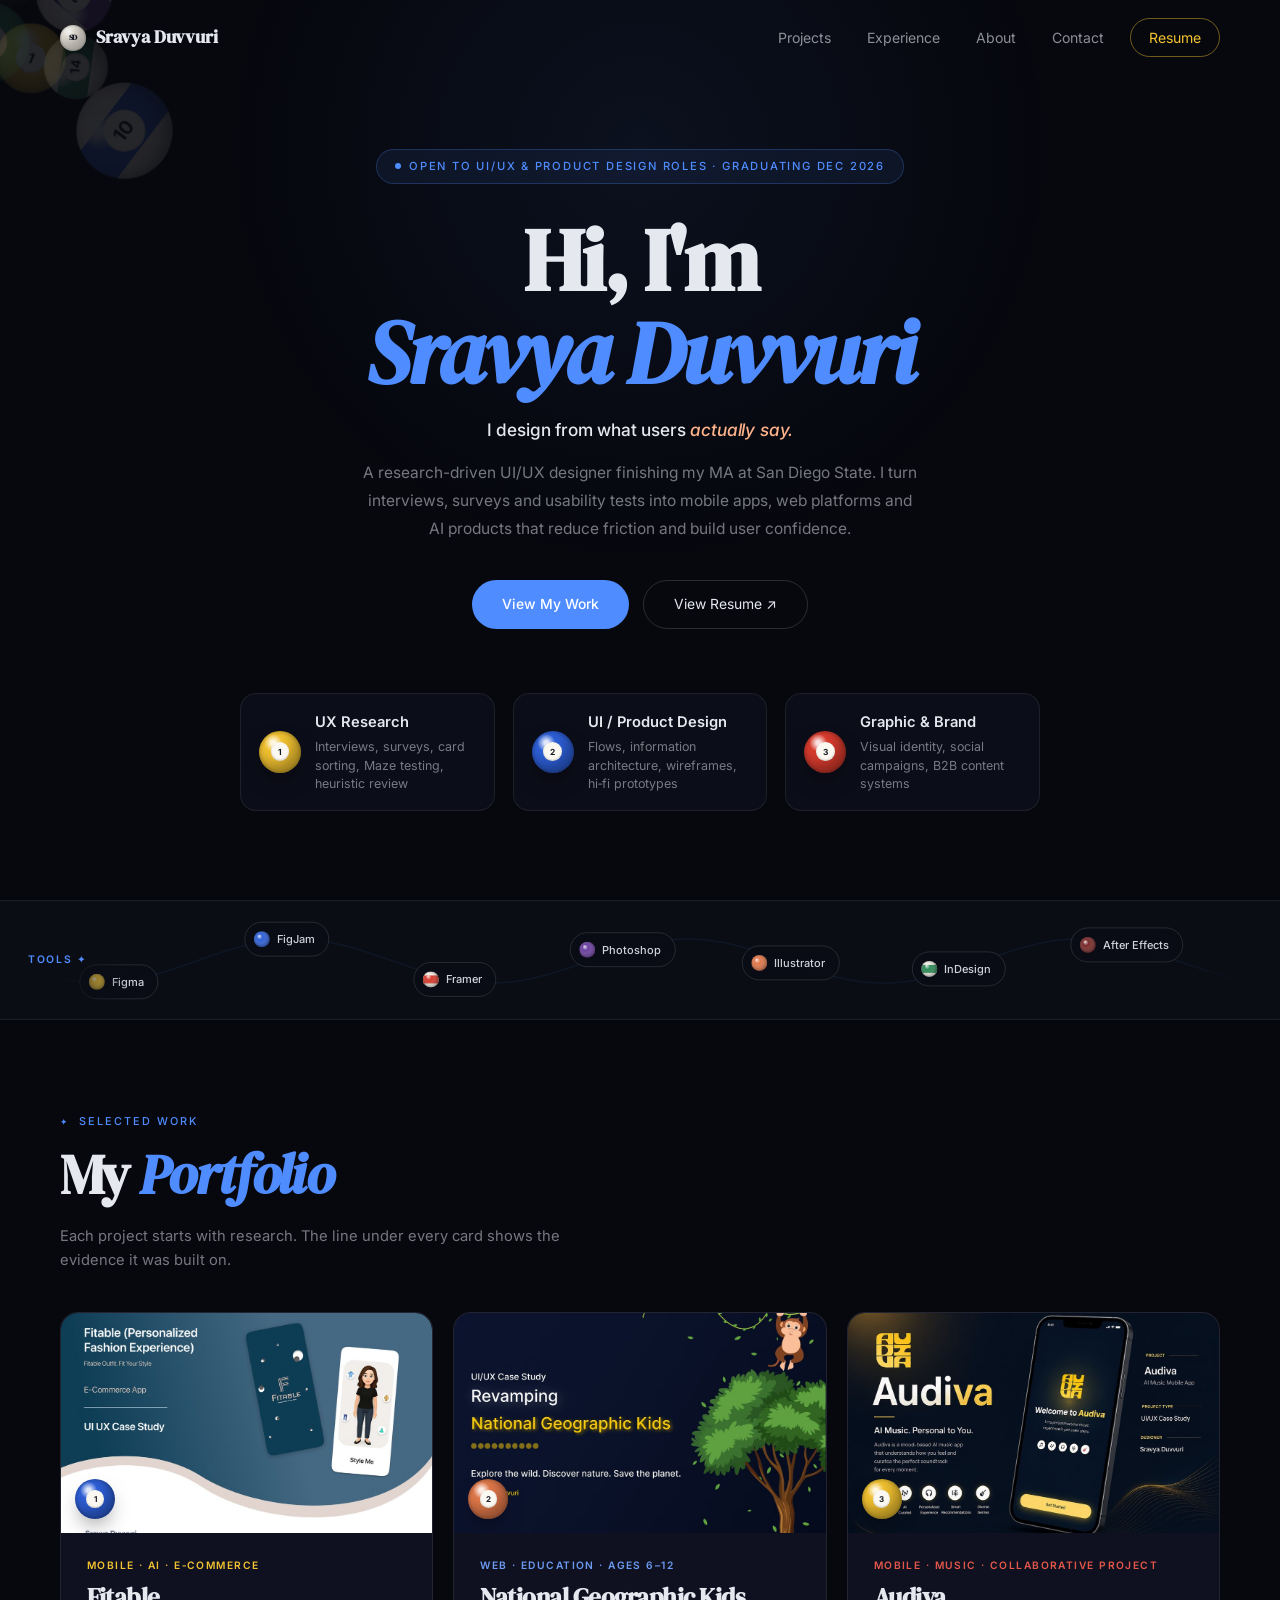
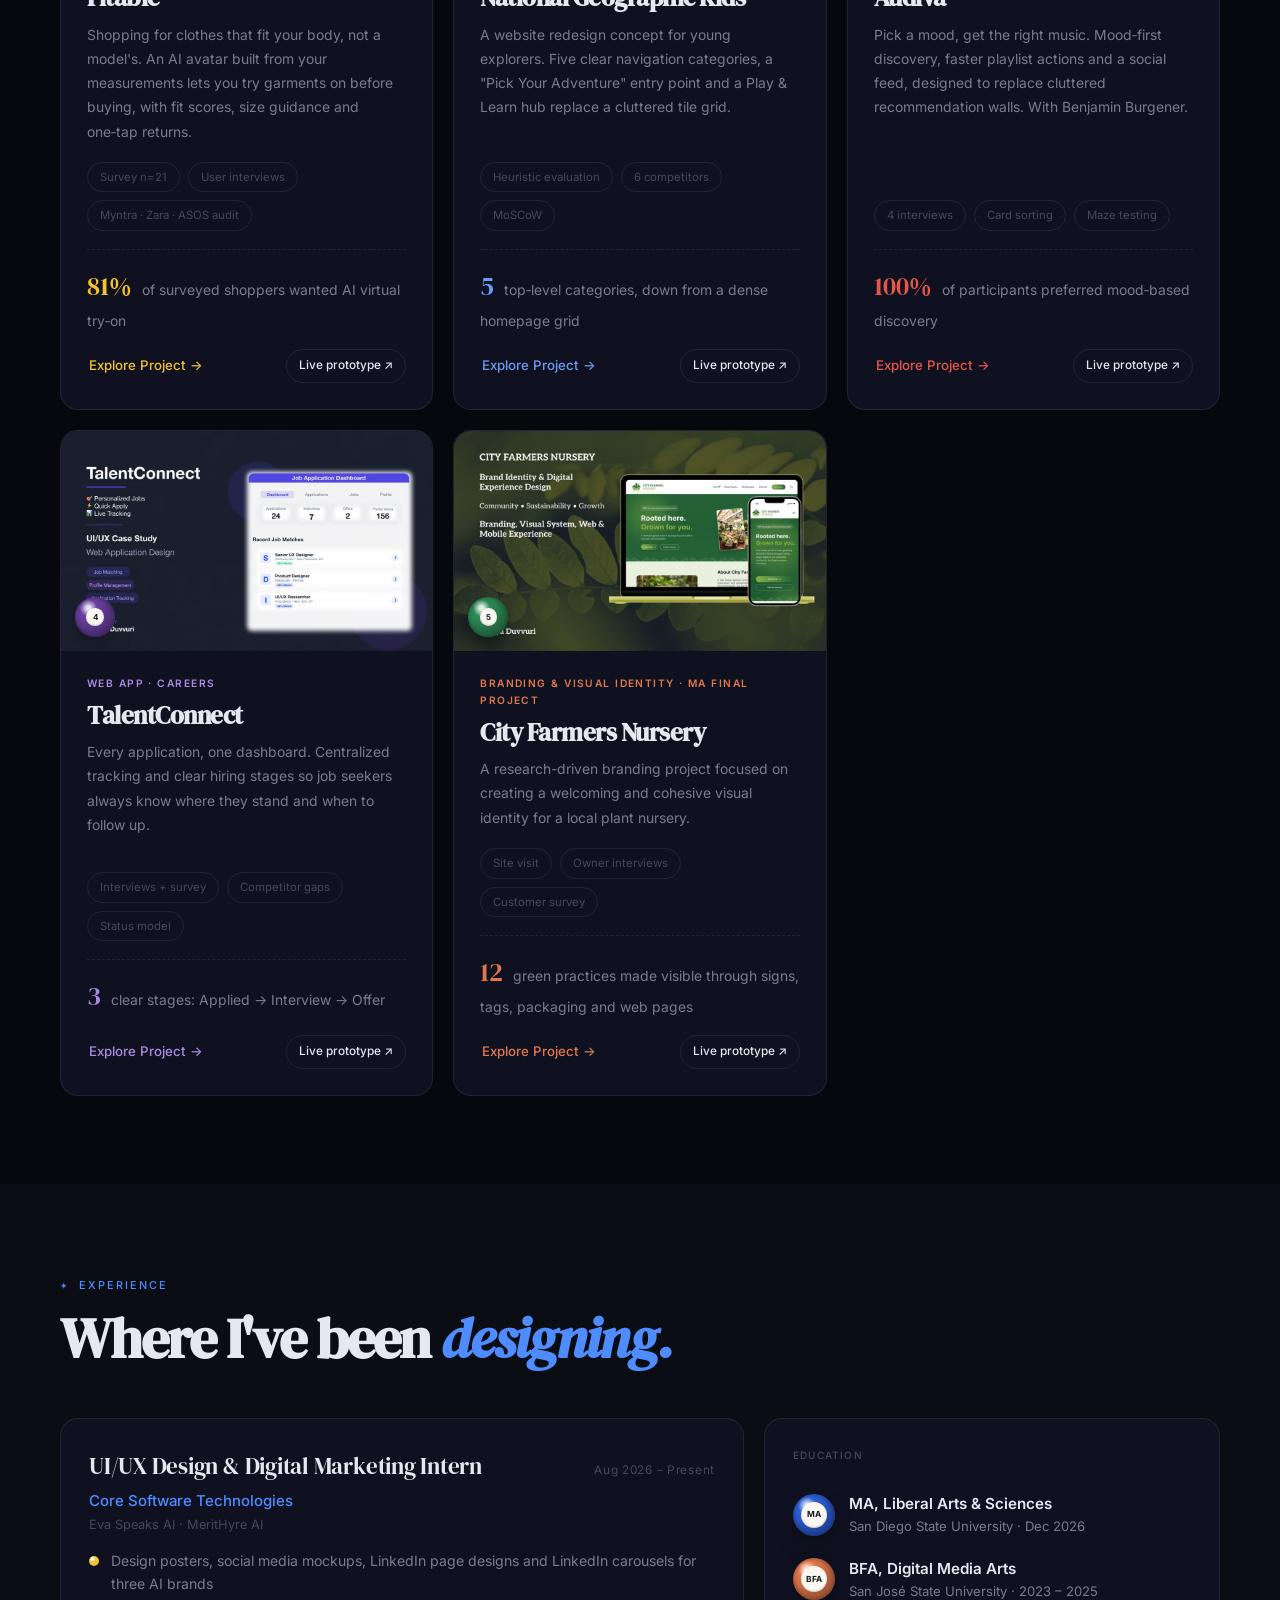
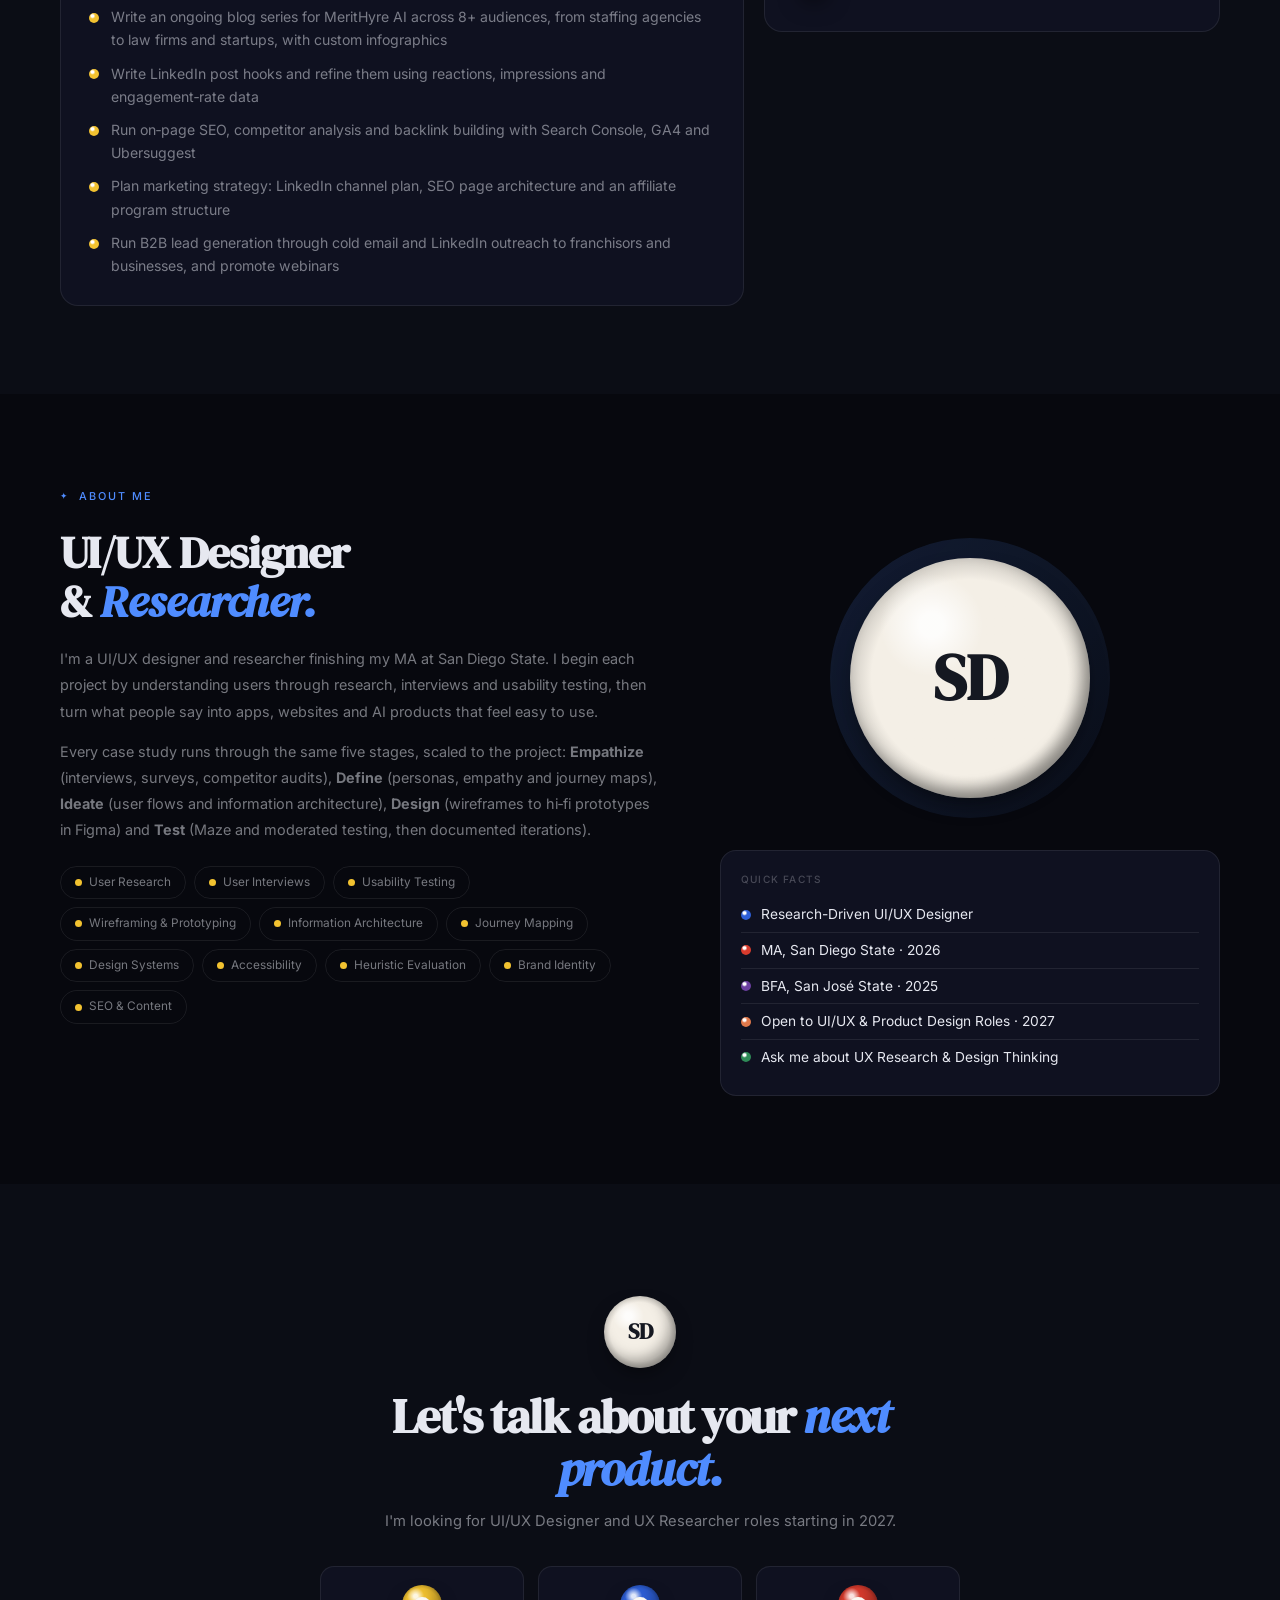
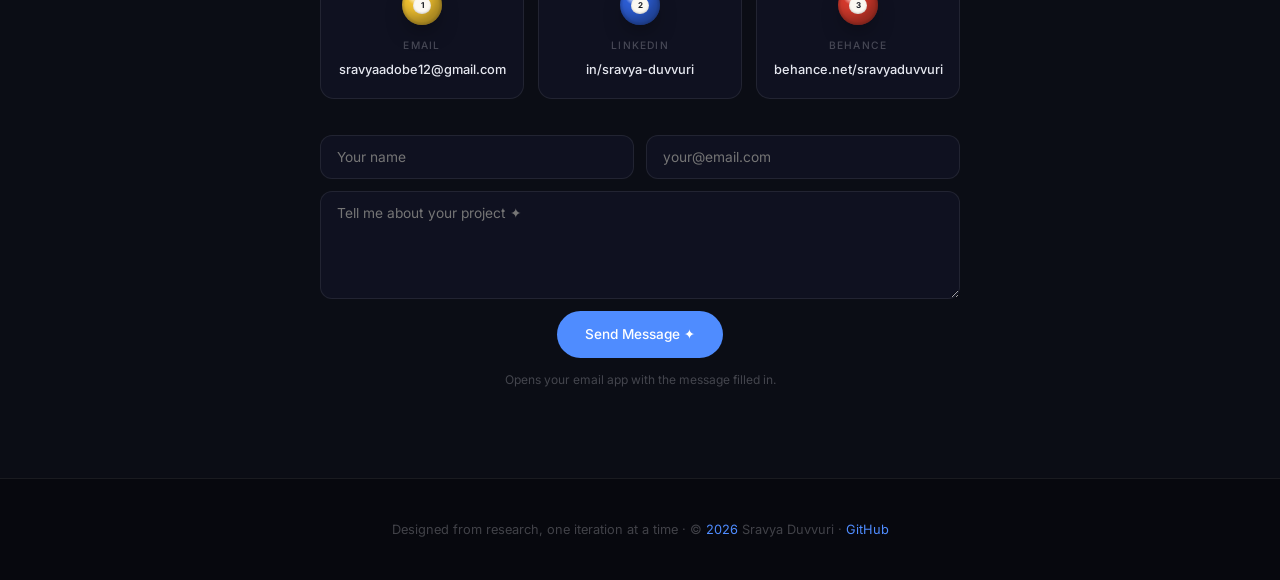
<file: index.html>
<!DOCTYPE html>
<html lang="en">
<head>
<meta charset="utf-8"/>
<meta name="viewport" content="width=device-width,initial-scale=1"/>
<title>Sravya Duvvuri Portfolio</title>
<link rel="icon" type="image/svg+xml" href="img/favicon.svg">
<!-- <link rel="apple-touch-icon" href="img/apple-touch-icon.png"> -->
<meta name="description" content="Sravya Duvvuri, research-driven UI/UX designer and researcher. Case studies: City Farmers Nursery, Fitable, Audiva, National Geographic Kids and TalentConnect."/>
<link rel="preconnect" href="https://fonts.googleapis.com"/>
<link rel="preconnect" href="https://fonts.gstatic.com" crossorigin/>
<link href="https://fonts.googleapis.com/css2?family=DM+Serif+Display:ital@0;1&family=Inter:wght@300;400;500;600&display=swap" rel="stylesheet"/>
<link rel="stylesheet" href="styles.css"/>
</head>
<body>

<!-- DRIFTING POOL BALLS (background) -->
<div id="bwrap" aria-hidden="true"></div>

<div class="page">

<!-- NAV -->
<nav class="nav" id="nav">
  <div class="nav-inner">
    <a href="#home" class="nav-brand"><span class="ball b-cue mini" aria-hidden="true"><i>SD</i></span>Sravya Duvvuri</a>
    <div class="nav-links">
      <a href="#projects">Projects</a>
      <a href="#experience">Experience</a>
      <a href="#about">About</a>
      <a href="#contact">Contact</a>
      <a class="nav-resume fx" href="SravyaDuvvuri-Resume.pdf" target="_blank" rel="noopener">Resume</a>
    </div>
  </div>
</nav>

<!-- HERO -->
<section class="hero" id="home">
  <div class="hero-glow"></div>
  <div class="container">
    <div class="hero-inner">
      <div class="hero-tag">
        <span class="tag-dot"></span>
        Open to UI/UX &amp; Product Design roles · Graduating Dec 2026
      </div>
      <h1>Hi, I'm<br><em>Sravya Duvvuri</em></h1>
      <p class="hero-tagline">I design from what users <em>actually say.</em></p>
      <p class="hero-sub">A research-driven UI/UX designer finishing my MA at San Diego State. I turn interviews, surveys and usability tests into mobile apps, web platforms and AI products that reduce friction and build user confidence.</p>
      <div class="hero-btns">
        <a class="btn-primary fx" href="#projects">View My Work</a>
        <a class="btn-resume fx" href="SravyaDuvvuri-Resume.pdf" target="_blank" rel="noopener">View Resume ↗</a>
      </div>
      <!-- three balls: research, design, brand -->
      <div class="hero-rack" aria-label="What I do">
        <div class="hr-item"><span class="ball b1" aria-hidden="true"><i>1</i></span><b>UX Research</b><small>Interviews, surveys, card sorting, Maze testing, heuristic review</small></div>
        <div class="hr-item"><span class="ball b2" aria-hidden="true"><i>2</i></span><b>UI / Product Design</b><small>Flows, information architecture, wireframes, hi‑fi prototypes</small></div>
        <div class="hr-item"><span class="ball b3" aria-hidden="true"><i>3</i></span><b>Graphic &amp; Brand</b><small>Visual identity, social campaigns, B2B content systems</small></div>
      </div>
    </div>
  </div>
</section>

<!-- TOOLS WAVE BAR -->
<div class="tools-bar" aria-label="Tools I use: Figma, FigJam, Framer, Photoshop, Illustrator, InDesign, After Effects, Premiere Pro, Canva, Blender, Maze, Miro, Notion AI, Google Analytics 4, Search Console, Mailchimp, Claude, ChatGPT, Lovable, p5.js, Three.js">
  <div class="tbl-label">TOOLS ✦</div>
  <div class="tbl-fl"></div>
  <div class="tbl-fr"></div>
  <canvas id="waveCanvas"></canvas>
</div>

<!-- PROJECTS -->
<section id="projects" class="sec">
  <div class="container">
    <div class="sec-eyebrow sr">Selected Work</div>
    <h2 class="sec-h sr">My <em>Portfolio</em></h2>
    <p class="sec-lead sr">Each project starts with research. The line under every card shows the evidence it was built on.</p>
    <div class="proj-grid">

      <article class="proj-card sr" style="--c:#F2C230">
        <div class="proj-img pi2"><img class="thumb" src="img/fitable.jpg" alt="Fitable app screens" loading="lazy"/><span class="ball b2 corner" aria-hidden="true"><i>1</i></span></div>
        <div class="proj-body">
          <div class="proj-type">Mobile · AI · E‑commerce</div>
          <h3>Fitable</h3>
          <p>Shopping for clothes that fit your body, not a model's. An AI avatar built from your measurements lets you try garments on before buying, with fit scores, size guidance and one‑tap returns.</p>
          <div class="proj-tags"><span class="ptag">Survey n=21</span><span class="ptag">User interviews</span><span class="ptag">Myntra · Zara · ASOS audit</span></div>
          <p class="proj-stat"><b>81%</b> of surveyed shoppers wanted AI virtual try‑on</p>
          <div class="proj-actions"><a class="proj-link fx" href="fitable.html">Explore Project →</a><a class="proj-proto fx" href="https://www.behance.net/gallery/242902063/Fitable-Personalized-Fashion-UIUX-Case-Study" target="_blank" rel="noopener">Live prototype ↗</a></div>
        </div>
      </article>

      <article class="proj-card sr" style="--c:#6B9BF2">
        <div class="proj-img pi4"><img class="thumb" src="img/natgeo-kids.jpg" alt="National Geographic Kids redesign" loading="lazy"/><span class="ball b5 corner" aria-hidden="true"><i>2</i></span></div>
        <div class="proj-body">
          <div class="proj-type">Web · Education · Ages 6–12</div>
          <h3>National Geographic Kids</h3>
          <p>A website redesign concept for young explorers. Five clear navigation categories, a "Pick Your Adventure" entry point and a Play &amp; Learn hub replace a cluttered tile grid.</p>
          <div class="proj-tags"><span class="ptag">Heuristic evaluation</span><span class="ptag">6 competitors</span><span class="ptag">MoSCoW</span></div>
          <p class="proj-stat"><b>5</b> top‑level categories, down from a dense homepage grid</p>
          <div class="proj-actions"><a class="proj-link fx" href="natgeo-kids.html">Explore Project →</a><a class="proj-proto fx" href="https://www.behance.net/gallery/242786473/UIUX-Case-Study-Revamping-National-Geographic-Kids" target="_blank" rel="noopener">Live prototype ↗</a></div>
        </div>
      </article>

      <article class="proj-card sr" style="--c:#E5574A">
        <div class="proj-img pi3"><img class="thumb" src="img/audiva.jpg" alt="Audiva mood selection screen" loading="lazy"/><span class="ball b1 corner" aria-hidden="true"><i>3</i></span></div>
        <div class="proj-body">
          <div class="proj-type">Mobile · Music · Collaborative project</div>
          <h3>Audiva</h3>
          <p>Pick a mood, get the right music. Mood‑first discovery, faster playlist actions and a social feed, designed to replace cluttered recommendation walls. With Benjamin Burgener.</p>
          <div class="proj-tags"><span class="ptag">4 interviews</span><span class="ptag">Card sorting</span><span class="ptag">Maze testing</span></div>
          <p class="proj-stat"><b>100%</b> of participants preferred mood‑based discovery</p>
          <div class="proj-actions"><a class="proj-link fx" href="audiva.html">Explore Project →</a><a class="proj-proto fx" href="https://www.behance.net/gallery/250187377/Audiva-Mood-Based-AI-Music-App-UIUX" target="_blank" rel="noopener">Live prototype ↗</a></div>
        </div>
      </article>

      <article class="proj-card sr" style="--c:#A98BE0">
        <div class="proj-img pi5"><img class="thumb" src="img/talentconnect.jpg" alt="TalentConnect dashboard" loading="lazy"/><span class="ball b4 corner" aria-hidden="true"><i>4</i></span></div>
        <div class="proj-body">
          <div class="proj-type">Web app · Careers</div>
          <h3>TalentConnect</h3>
          <p>Every application, one dashboard. Centralized tracking and clear hiring stages so job seekers always know where they stand and when to follow up.</p>
          <div class="proj-tags"><span class="ptag">Interviews + survey</span><span class="ptag">Competitor gaps</span><span class="ptag">Status model</span></div>
          <p class="proj-stat"><b>3</b> clear stages: Applied → Interview → Offer</p>
          <div class="proj-actions"><a class="proj-link fx" href="talentconnect.html">Explore Project →</a><a class="proj-proto fx" href="https://www.behance.net/gallery/243784911/TalentConnect-UIUX-Case-Study-Sravya-Duvvuri" target="_blank" rel="noopener">Live prototype ↗</a></div>
        </div>
      </article>

      <article class="proj-card sr" style="--c:#E0784A">
        <div class="proj-img pi1"><span class="badge">Featured</span><img class="thumb" src="img/city-farmers-nursery.jpg" alt="City Farmers Nursery website on laptop and phone" loading="lazy"/><span class="ball b6 corner" aria-hidden="true"><i>5</i></span></div>
        <div class="proj-body">
          <div class="proj-type">Branding &amp; Visual Identity · MA final project</div>
          <h3>City Farmers Nursery</h3>
          <p>A research-driven branding project focused on creating a welcoming and cohesive visual identity for a local plant nursery.</p>
          <div class="proj-tags"><span class="ptag">Site visit</span><span class="ptag">Owner interviews</span><span class="ptag">Customer survey</span></div>
          <p class="proj-stat"><b>12</b> green practices made visible through signs, tags, packaging and web pages</p>
          <div class="proj-actions"><a class="proj-link fx" href="city-farmers-nursery.html">Explore Project →</a><a class="proj-proto fx" href="https://www.figma.com/proto/wmZez5mmQkUR30KbgajKsH/Graphic-Design-IV-Class?node-id=1166-19893&amp;p=f&amp;viewport=237%2C-760%2C0.29&amp;t=Qux0V8jBgpMxcfiD-1&amp;scaling=scale-down&amp;content-scaling=fixed&amp;starting-point-node-id=1166%3A19893&amp;page-id=534%3A2617&amp;show-proto-sidebar=1" target="_blank" rel="noopener">Live prototype ↗</a></div>
        </div>
      </article>

    </div>
  </div>
</section>

<!-- EXPERIENCE -->
<section id="experience" class="sec" style="background:var(--bg2)">
  <div class="container">
    <div class="sec-eyebrow sr">Experience</div>
    <h2 class="sec-h sr">Where I've been <em>designing.</em></h2>
    <div class="exp-grid">
      <div class="exp-card sr">
        <div class="exp-head"><h3>UI/UX Design &amp; Digital Marketing Intern</h3><span class="exp-when">Aug 2026 – Present</span></div>
        <p class="exp-org">Core Software Technologies</p>
        <p class="exp-sub">Eva Speaks AI · MeritHyre AI</p>
        <ul>
          <li>Design posters, social media mockups, LinkedIn page designs and LinkedIn carousels for three AI brands</li>
          <li>Write an ongoing blog series for MeritHyre AI across 8+ audiences, from staffing agencies to law firms and startups, with custom infographics</li>
          <li>Write LinkedIn post hooks and refine them using reactions, impressions and engagement‑rate data</li>
          <li>Run on‑page SEO, competitor analysis and backlink building with Search Console, GA4 and Ubersuggest</li>
          <li>Plan marketing strategy: LinkedIn channel plan, SEO page architecture and an affiliate program structure</li>
          <li>Run B2B lead generation through cold email and LinkedIn outreach to franchisors and businesses, and promote webinars</li>
        </ul>
      </div>
      <div class="edu sr">
        <div class="ib-lbl">Education</div>
        <div class="edu-item"><span class="ball b2 mini deg" aria-hidden="true"><i>MA</i></span><div><b>MA, Liberal Arts &amp; Sciences</b><p>San Diego State University · Dec 2026</p></div></div>
        <div class="edu-item"><span class="ball b5 mini deg" aria-hidden="true"><i>BFA</i></span><div><b>BFA, Digital Media Arts</b><p>San José State University · 2023 – 2025</p></div></div>
      </div>
    </div>
  </div>
</section>

<!-- ABOUT -->
<section id="about" class="sec">
  <div class="container">
    <div class="sec-eyebrow sr">About Me</div>
    <div class="about-grid">
      <div class="about-text sr">
        <h2>UI/UX Designer<br>&amp; <em>Researcher.</em></h2>
        <p>I'm a UI/UX designer and researcher finishing my MA at San Diego State. I begin each project by understanding users through research, interviews and usability testing, then turn what people say into apps, websites and AI products that feel easy to use.</p>
        <p>Every case study runs through the same five stages, scaled to the project: <b>Empathize</b> (interviews, surveys, competitor audits), <b>Define</b> (personas, empathy and journey maps), <b>Ideate</b> (user flows and information architecture), <b>Design</b> (wireframes to hi‑fi prototypes in Figma) and <b>Test</b> (Maze and moderated testing, then documented iterations).</p>
        <div class="skill-pills">
          <span class="sp">User Research</span>
          <span class="sp">User Interviews</span>
          <span class="sp">Usability Testing</span>
          <span class="sp">Wireframing &amp; Prototyping</span>
          <span class="sp">Information Architecture</span>
          <span class="sp">Journey Mapping</span>
          <span class="sp">Design Systems</span>
          <span class="sp">Accessibility</span>
          <span class="sp">Heuristic Evaluation</span>
          <span class="sp">Brand Identity</span>
          <span class="sp">SEO &amp; Content</span>
        </div>
      </div>
      <div class="about-side sr">
        <div class="profile-image-container">
          <div class="profile-image-bg"></div>
          <!-- cue ball stands in for a photo; swap for <img class="profile-image" src="your-photo.jpg" alt="Sravya Duvvuri"> when you have one -->
          <span class="ball b-cue hero-cue" aria-hidden="true"><i>SD</i></span>
        </div>
        <div class="info-box">
          <div class="ib-lbl">Quick facts</div>
          <p class="fact">Research-Driven UI/UX Designer</p>
          <p class="fact">MA, San Diego State · 2026</p>
          <p class="fact">BFA, San José State · 2025</p>
          <p class="fact">Open to UI/UX &amp; Product Design Roles · 2027</p>
          <p class="fact">Ask me about UX Research &amp; Design Thinking</p>
        </div>
      </div>
    </div>
  </div>
</section>

<!-- CONTACT -->
  
<section id="contact" class="sec" style="background:var(--bg2)">
  <div class="container">
    <div class="contact-inner">
      <div class="contact-icon sd-hop" aria-hidden="true">
        <span class="ball b-cue"><i>SD</i></span>
      </div> 
      <h2 class="contact-h sr">Let's talk about your <em>next product.</em></h2>
      <p class="contact-sub sr">I'm looking for UI/UX Designer and UX Researcher roles starting in 2027.</p>
      <div class="contact-links sr">
        
        <a class="cl fx" href="mailto:sravyaadobe12@gmail.com">
          <span class="ball b1 cl-ball" aria-hidden="true"><i>1</i></span>
          <div><div class="cl-lbl">Email</div><div class="cl-val">sravyaadobe12@gmail.com</div></div>
        </a>
        <a class="cl fx" href="https://www.linkedin.com/in/sravya-duvvuri/" target="_blank" rel="noopener">
          <span class="ball b2 cl-ball" aria-hidden="true"><i>2</i></span>
          <div><div class="cl-lbl">LinkedIn</div><div class="cl-val">in/sravya-duvvuri</div></div>
        </a>
        <a class="cl fx" href="https://www.behance.net/sravyaduvvuri" target="_blank" rel="noopener">
          <span class="ball b3 cl-ball" aria-hidden="true"><i>3</i></span>
          <div><div class="cl-lbl">Behance</div><div class="cl-val">behance.net/sravyaduvvuri</div></div>
        </a>
      </div>
      <form class="cform sr" id="cform">
        <div class="frow">
          <input type="text" id="cf-name" name="name" placeholder="Your name" required/>
          <input type="email" id="cf-email" name="email" placeholder="your@email.com" required/>
        </div>
        <textarea id="cf-msg" name="message" rows="5" placeholder="Tell me about your project ✦" required></textarea>
        <button class="cform-btn fx" type="submit" id="sbtn">Send Message ✦</button>
        <p class="cform-note" id="cnote">Opens your email app with the message filled in.</p>
      </form>
    </div>
  </div>
</section>

<!-- FOOTER -->
<footer class="footer">
  <div class="container">
    <p>Designed from research, one iteration at a time · © <span id="yr"></span> Sravya Duvvuri · <a href="https://github.com/duvvurisravya" target="_blank" rel="noopener">GitHub</a></p>
  </div>
</footer>

</div>

<script src="script.js"></script>
</body>
</html>
</file>
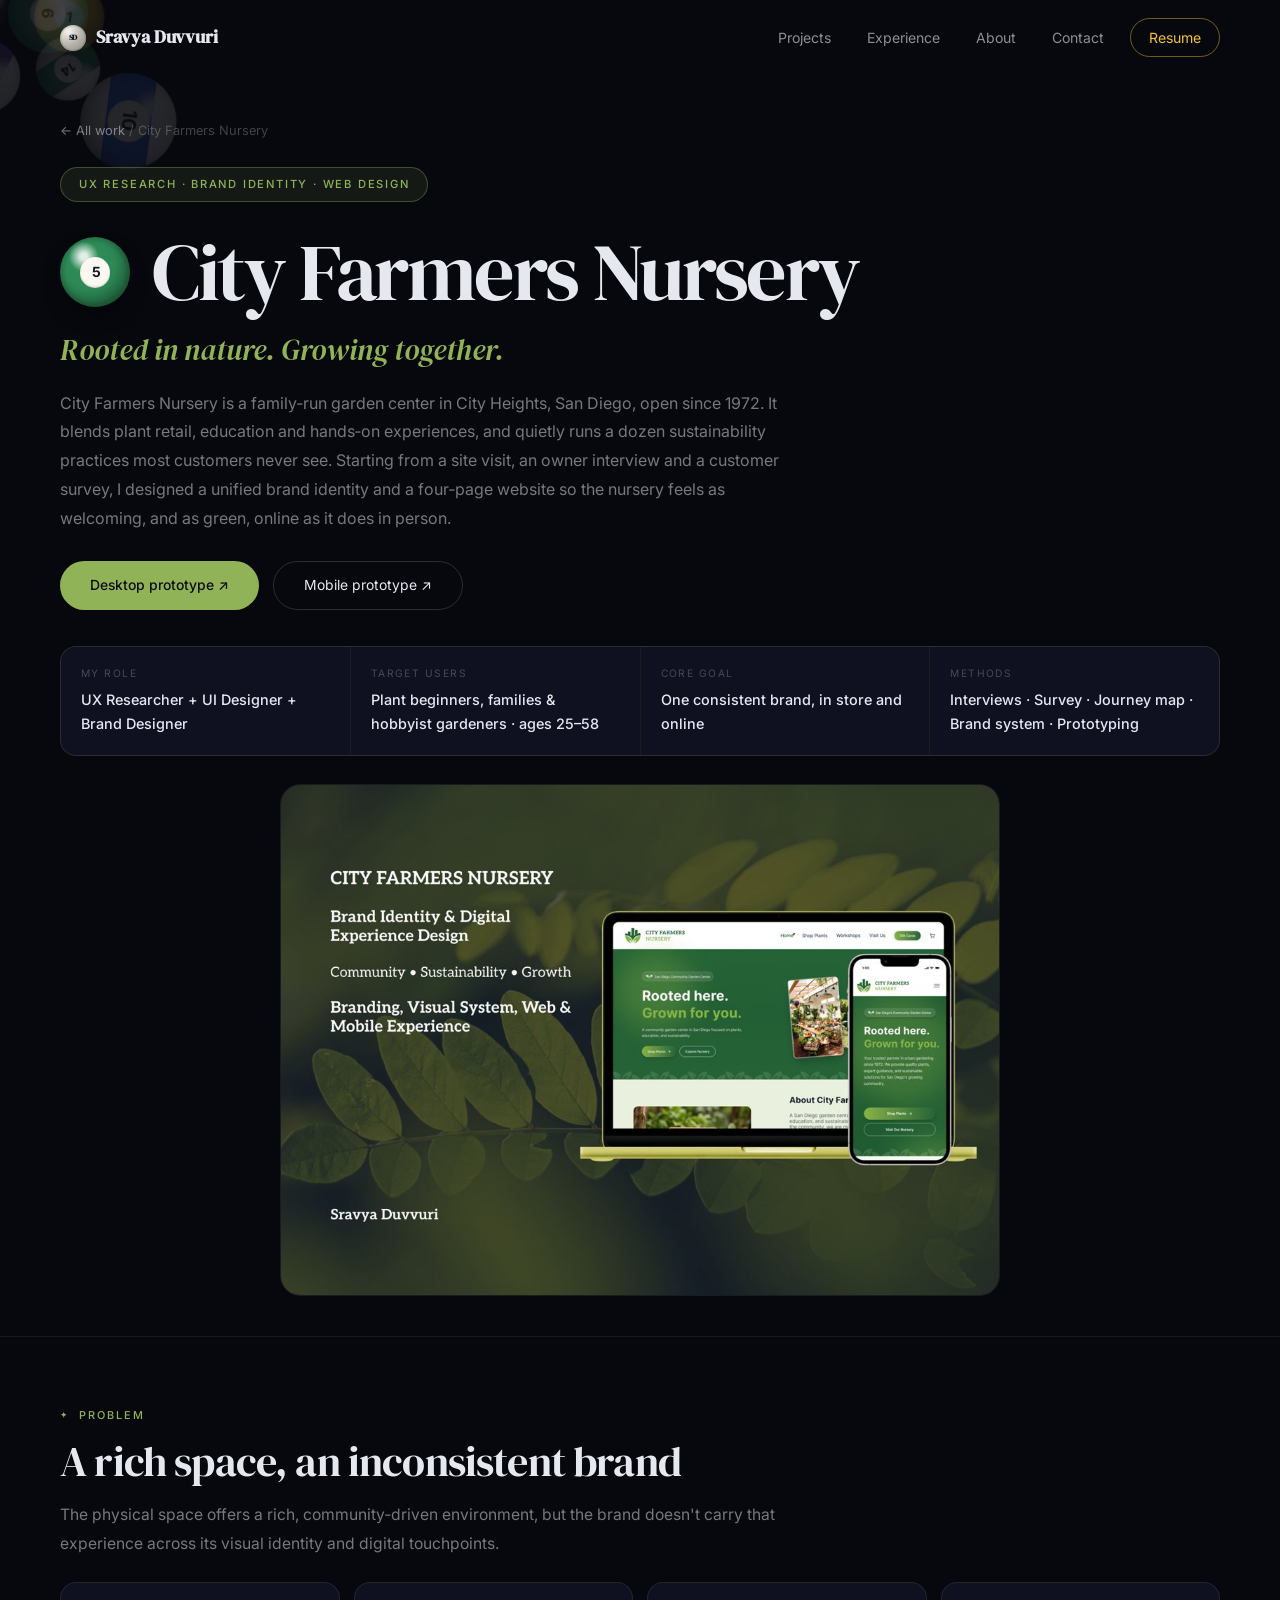
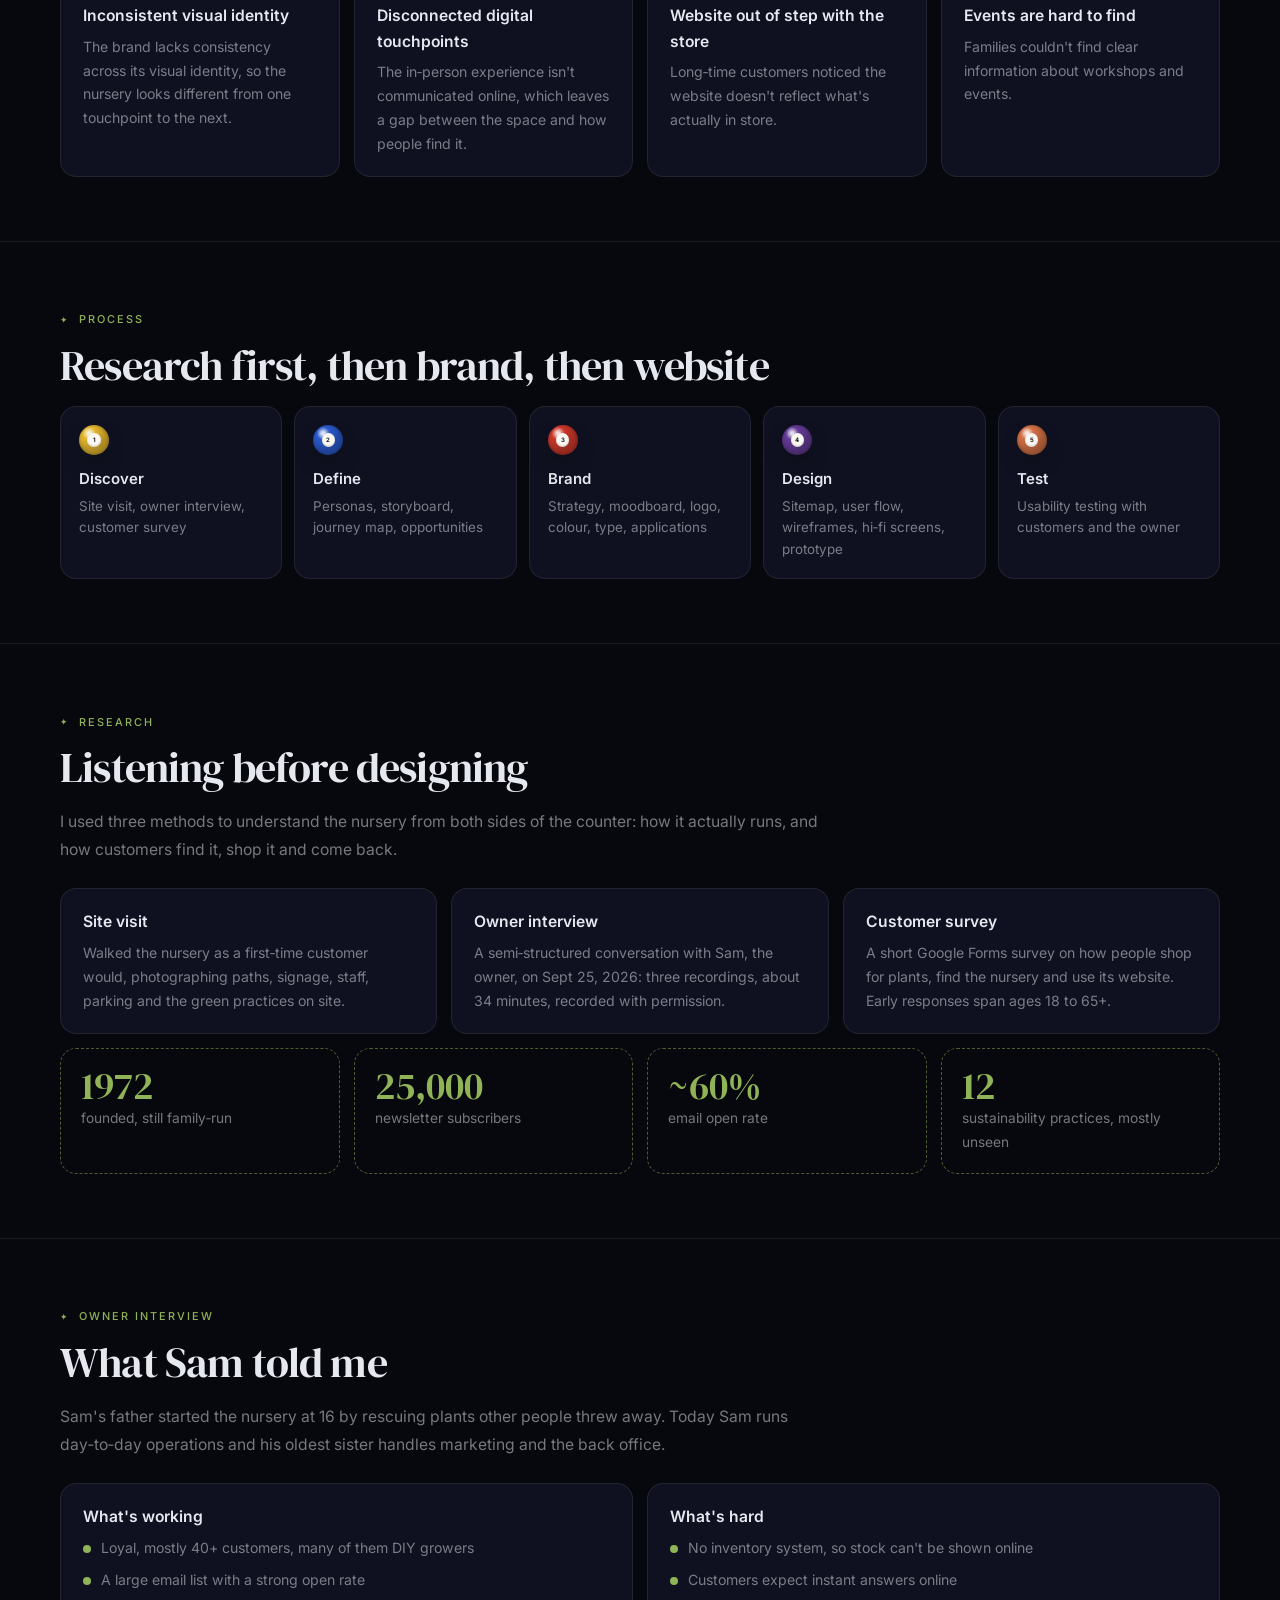
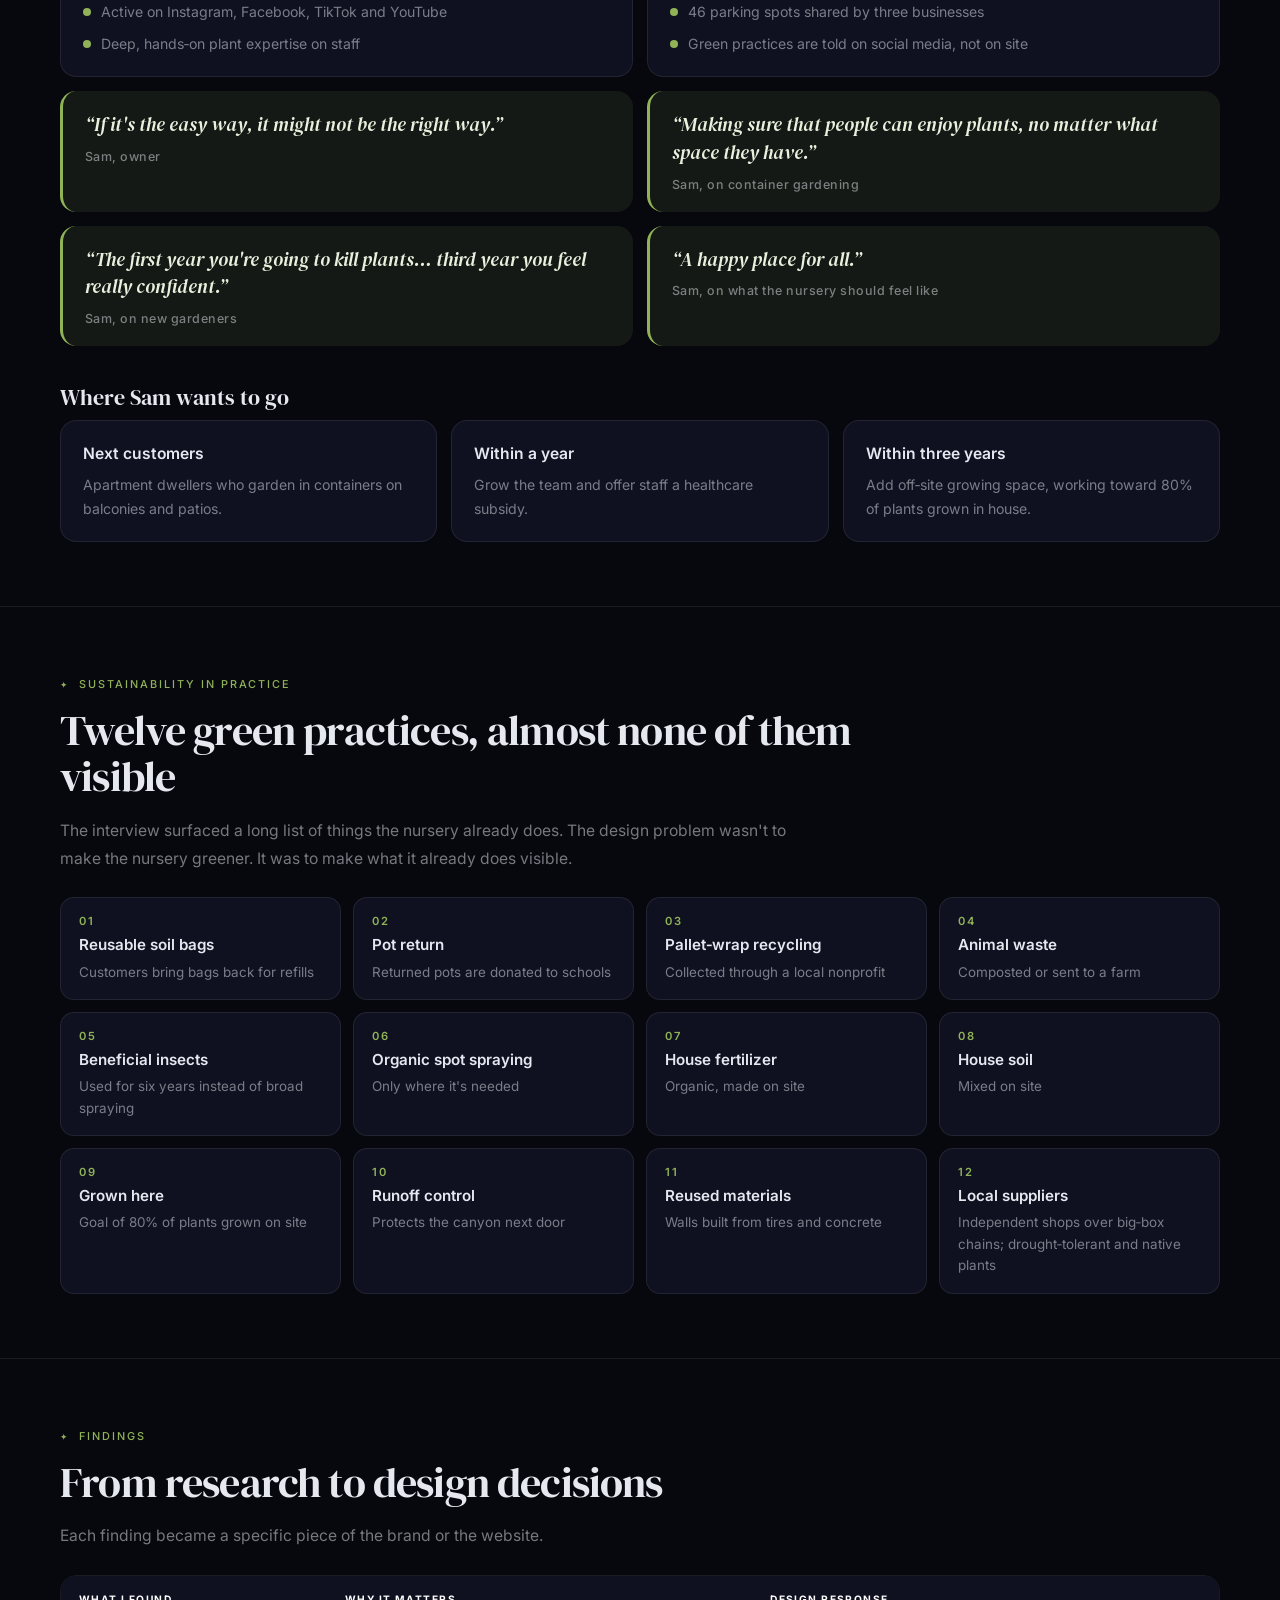
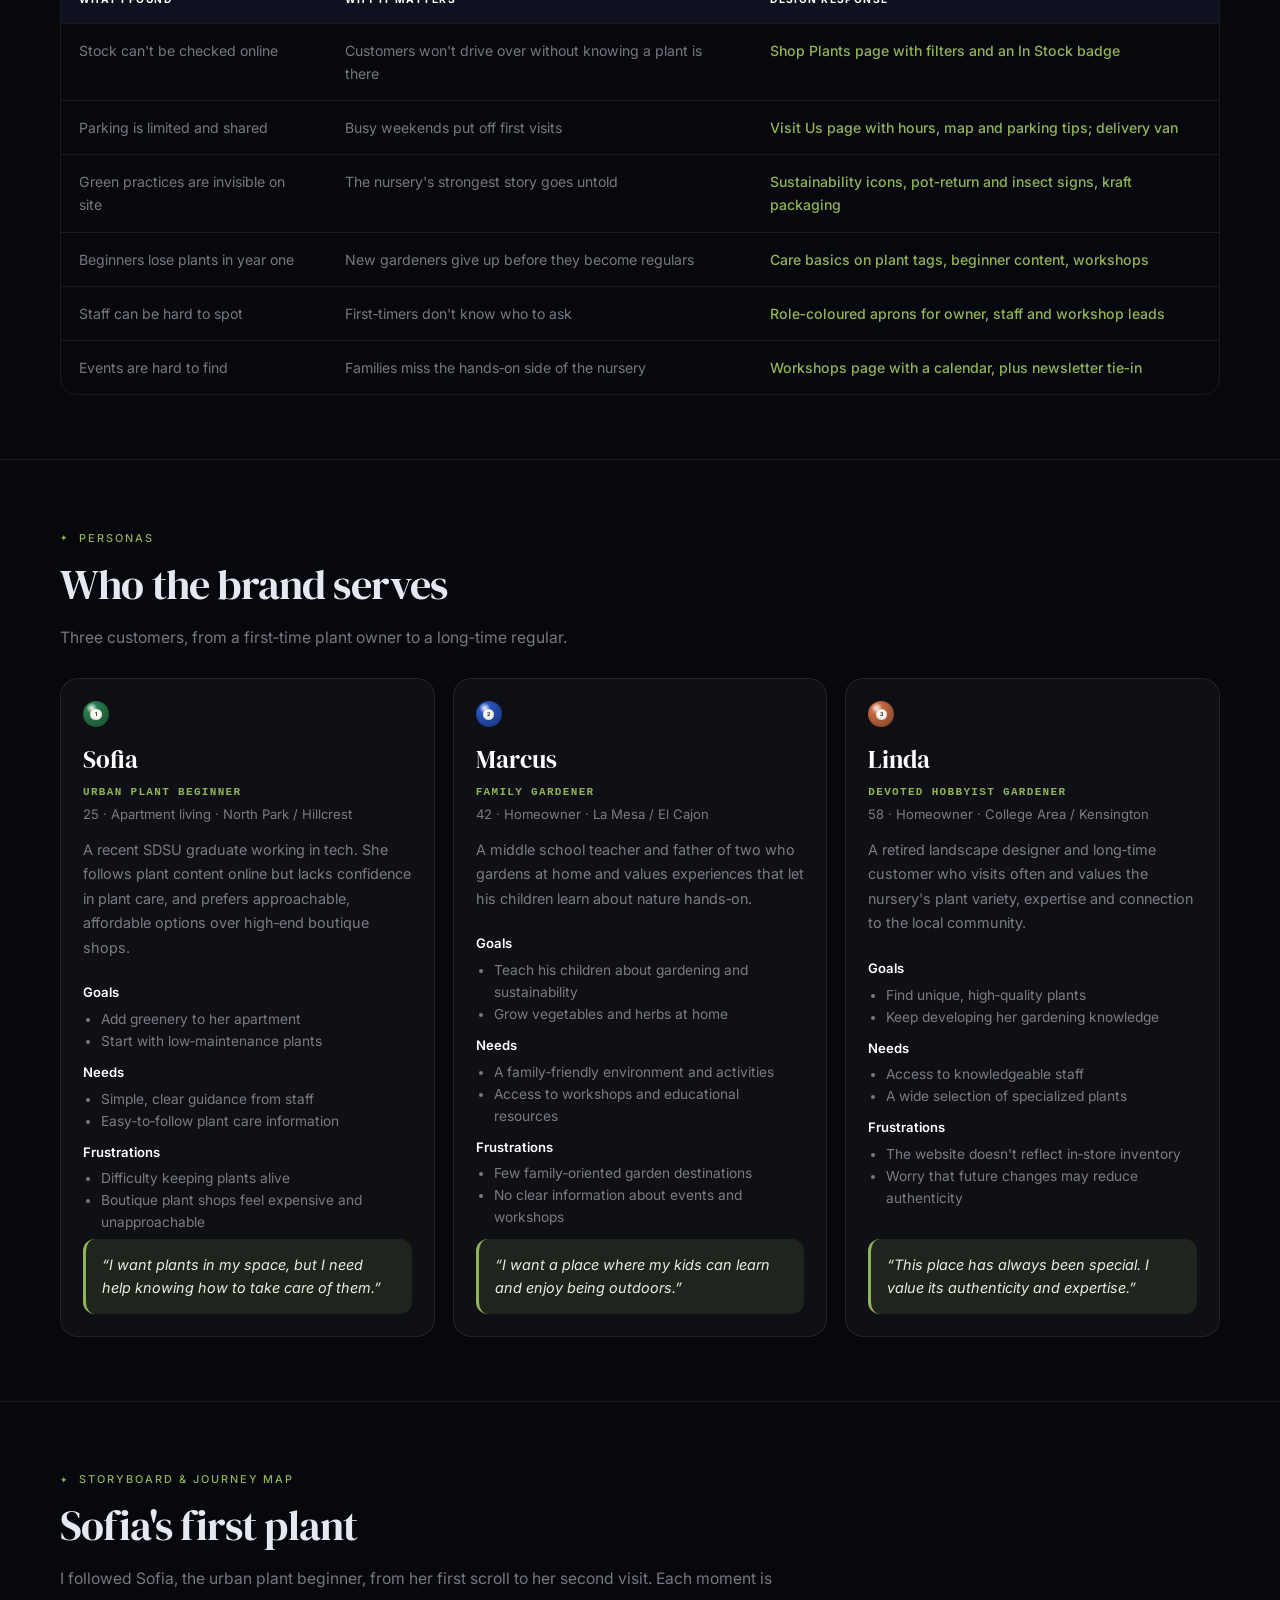
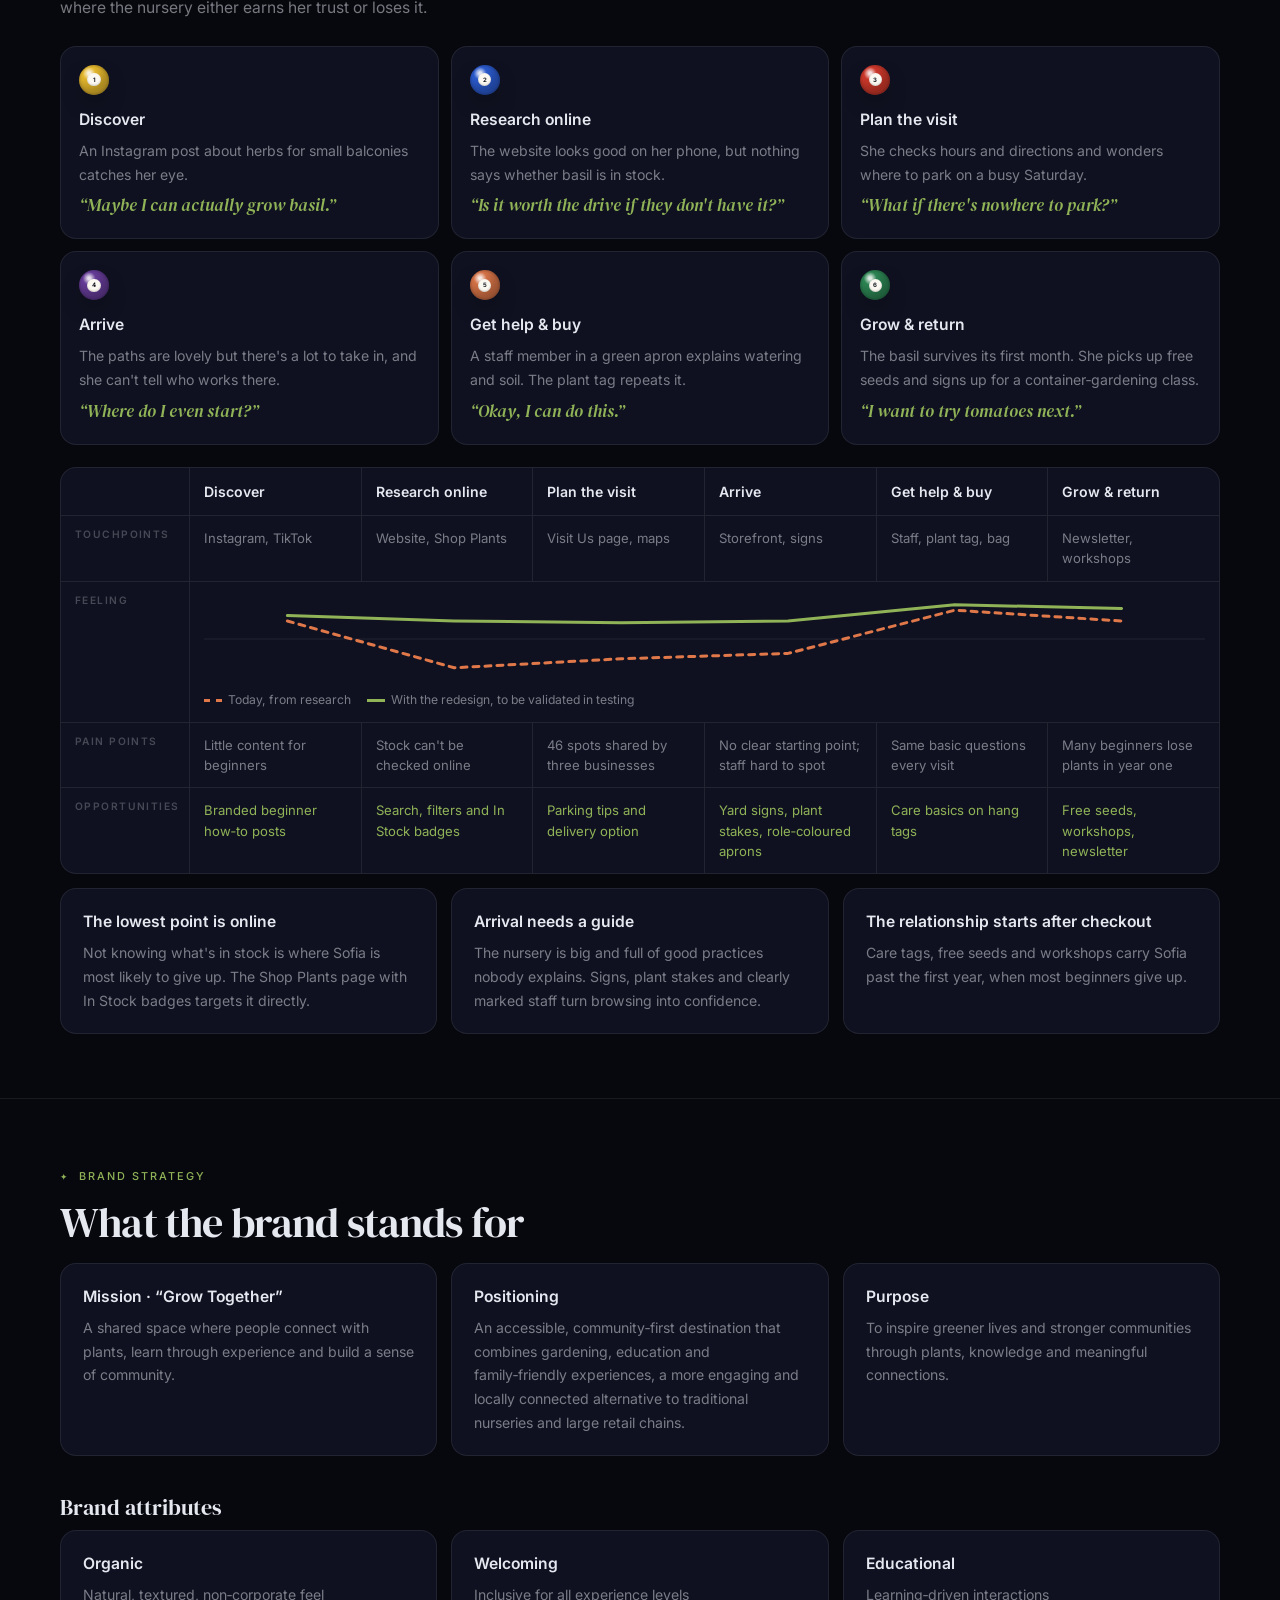
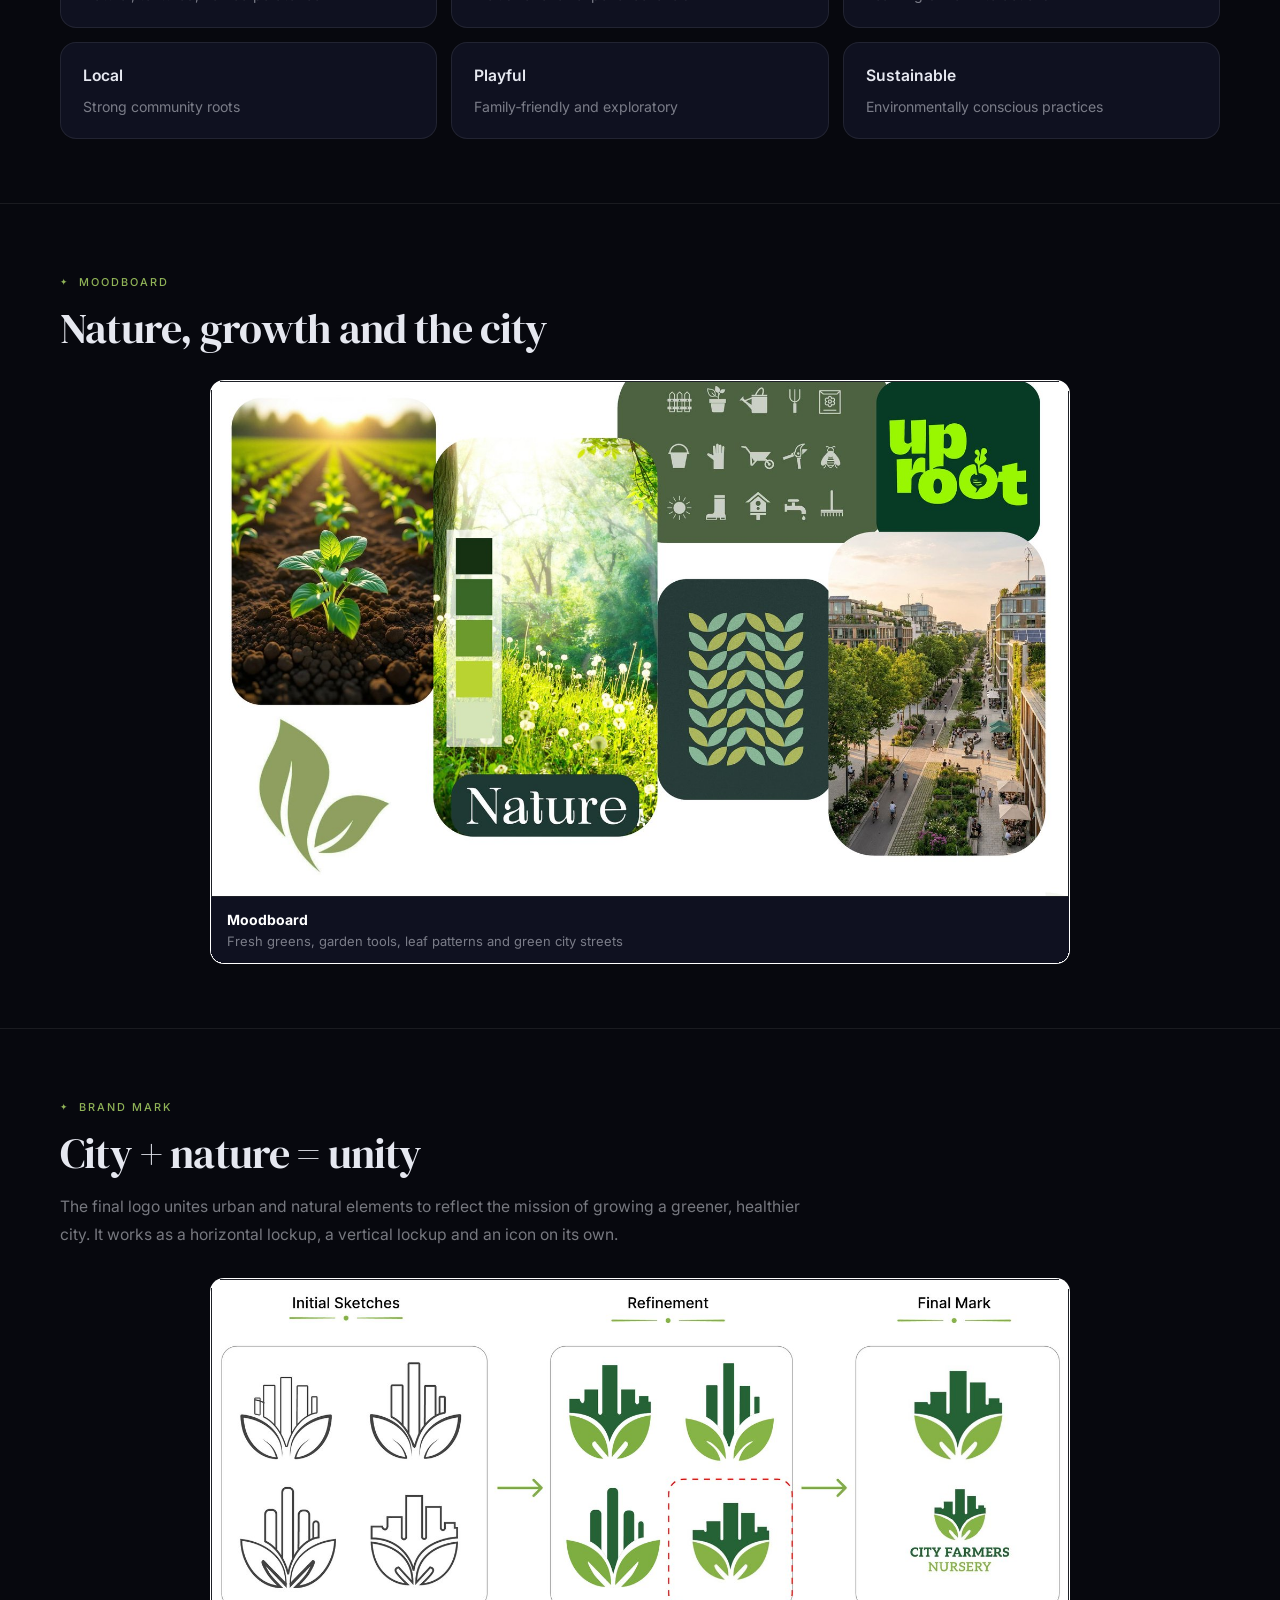
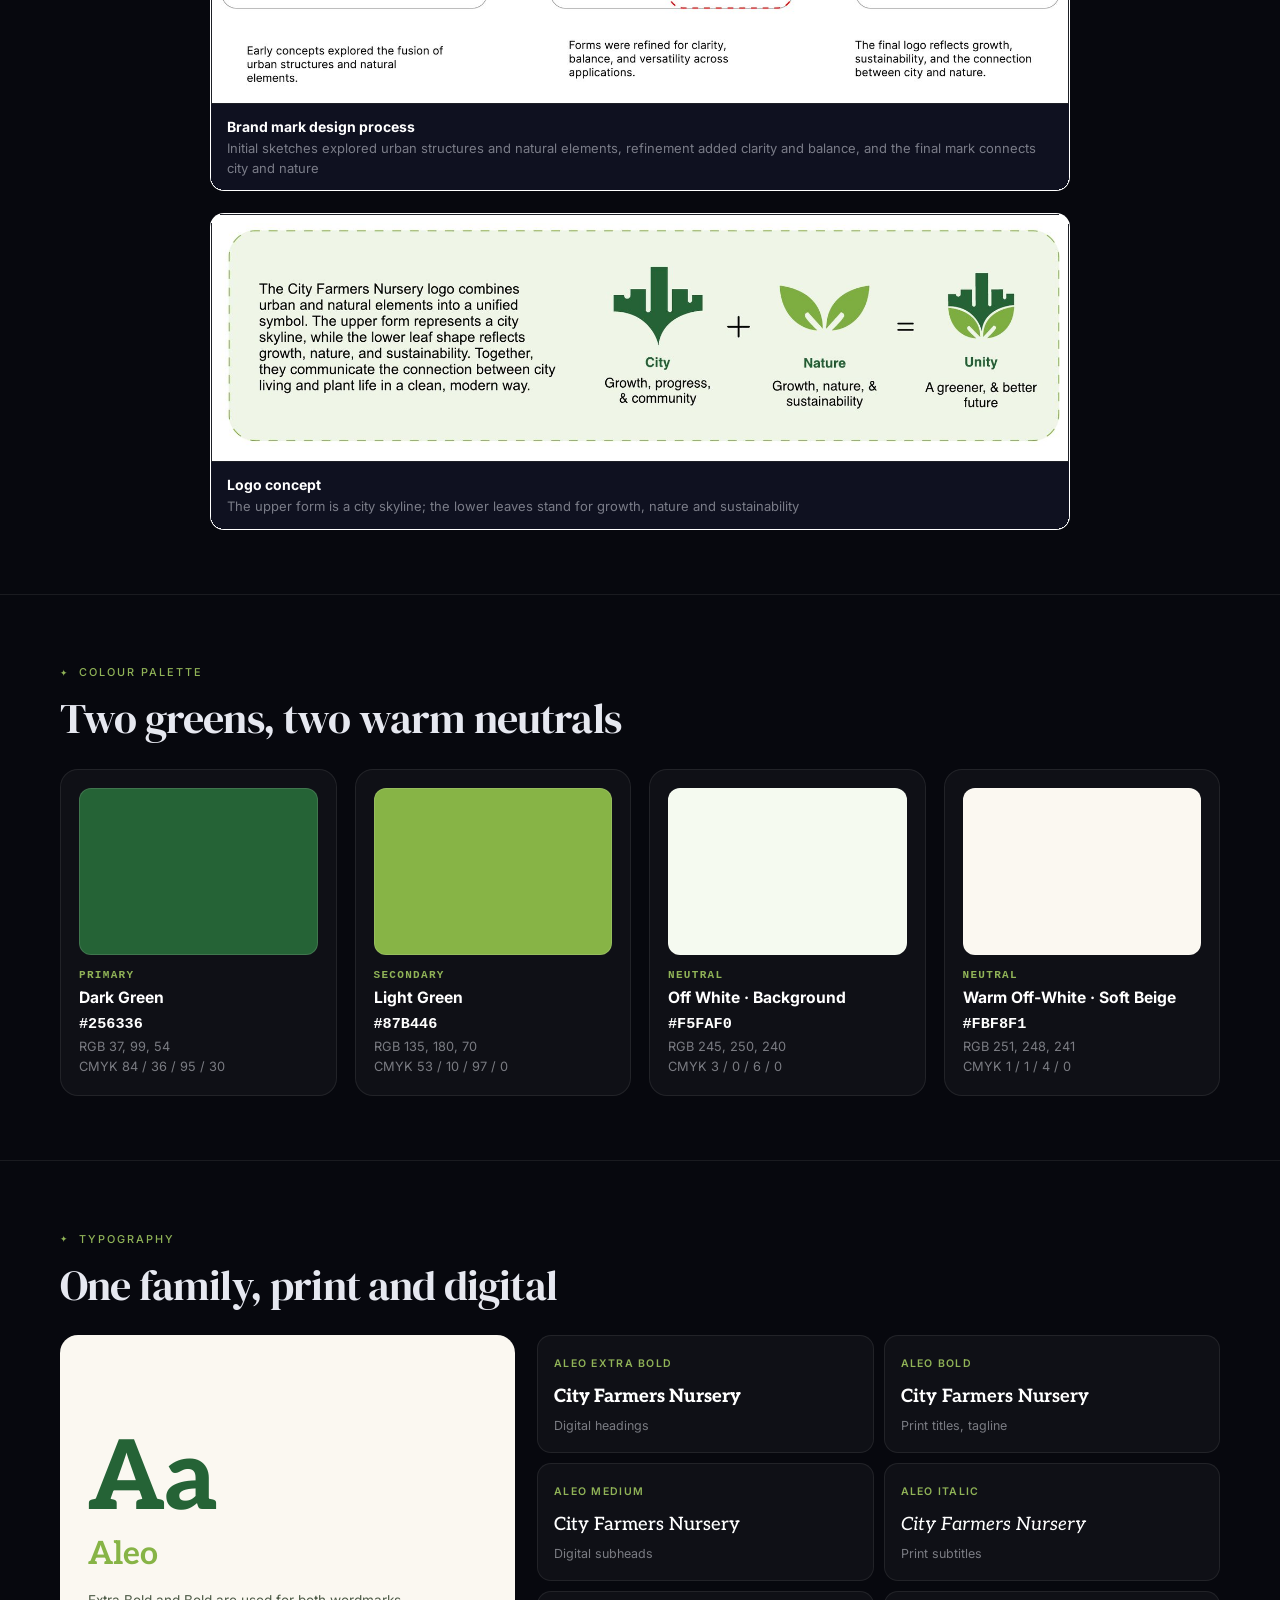
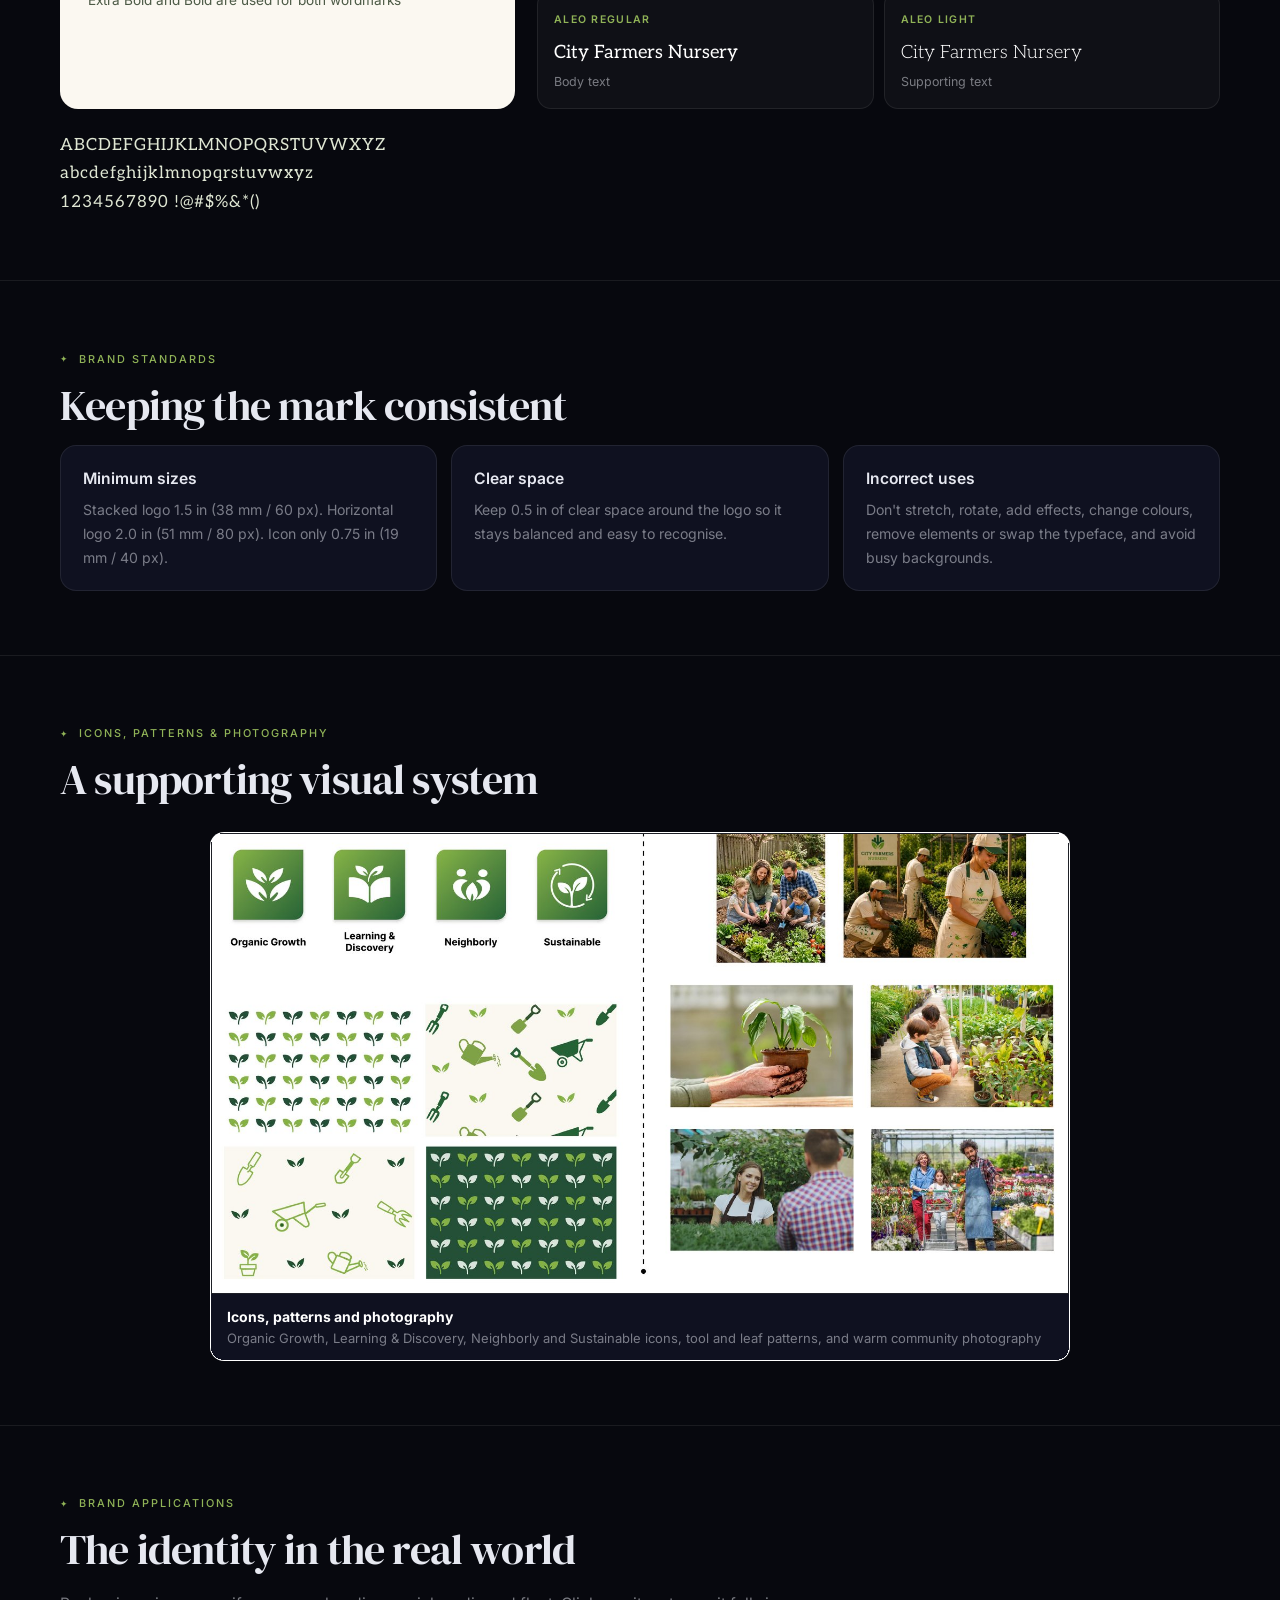
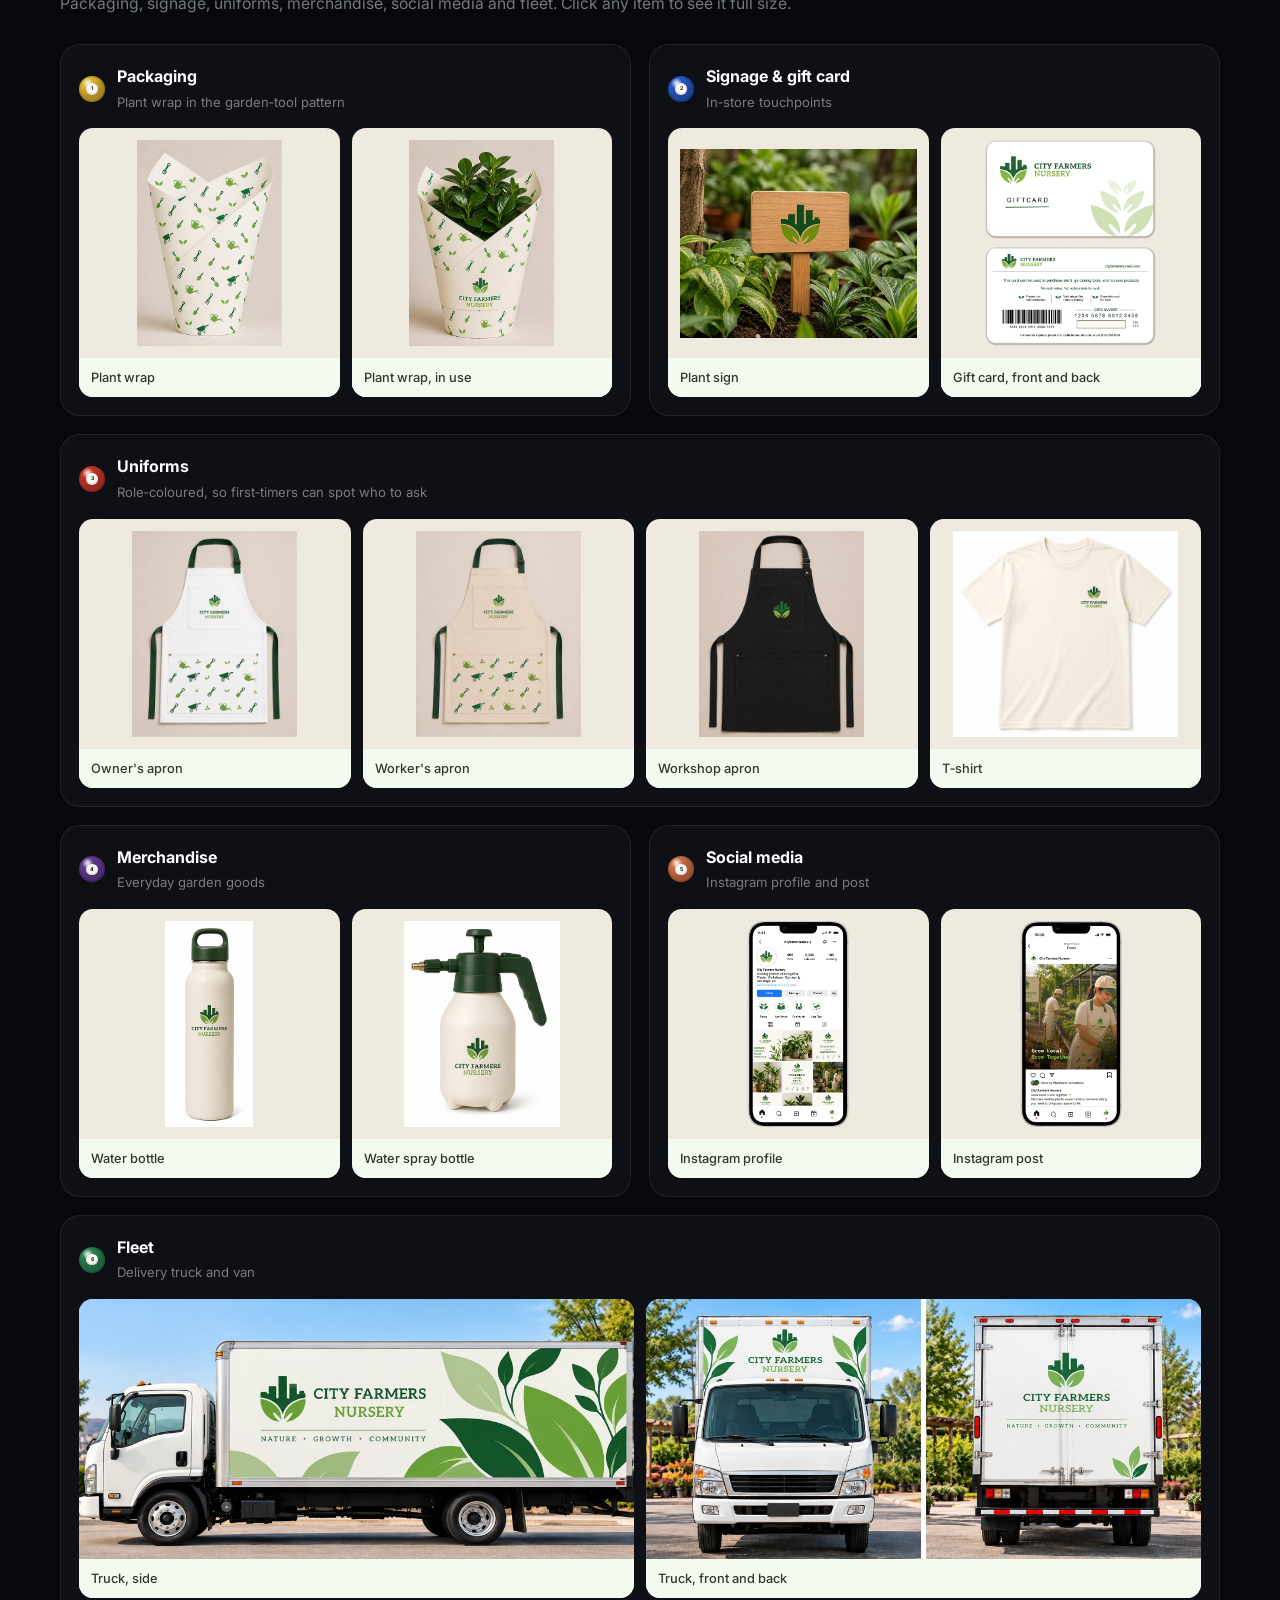
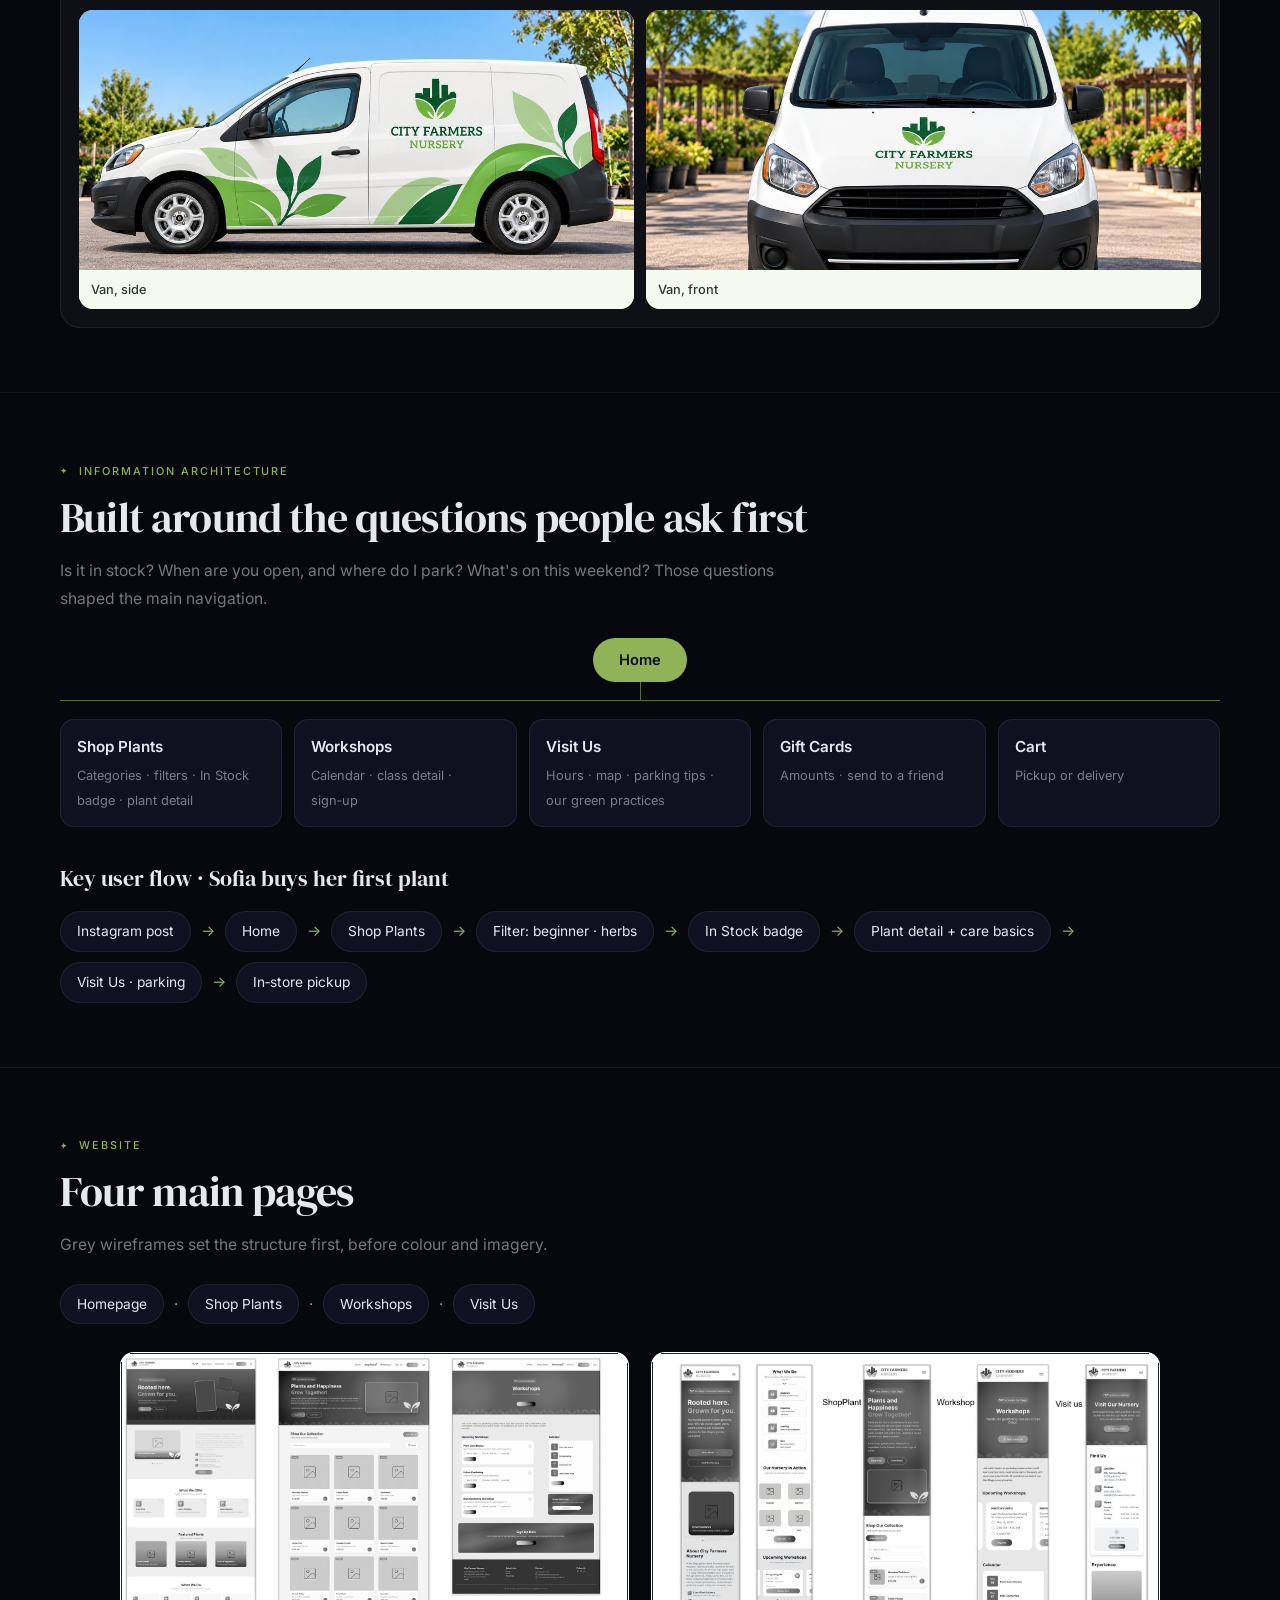
<file: city-farmers-nursery.html>
<!DOCTYPE html>
<html lang="en">
<head>
  <!-- STEP 1: Document setup -->
  <meta charset="utf-8"/>
  <meta name="viewport" content="width=device-width,initial-scale=1"/>
  <title>City Farmers Nursery Case Study · Sravya Duvvuri</title>
  <link rel="icon" type="image/svg+xml" href="img/favicon.svg">
  <!-- <link rel="apple-touch-icon" href="img/apple-touch-icon.png"> -->
  <meta name="description" content="Brand identity and website for City Farmers Nursery, a community garden center in San Diego."/>
  <link rel="preconnect" href="https://fonts.googleapis.com"/>
  <link rel="preconnect" href="https://fonts.gstatic.com" crossorigin/>
  <link href="https://fonts.googleapis.com/css2?family=DM+Serif+Display:ital@0;1&family=Inter:wght@300;400;500;600&display=swap" rel="stylesheet"/>
  <link rel="stylesheet" href="styles.css"/>
</head>
<body class="case-page" style="--c:#90B357">

  <!-- STEP 2: Navigation and hero -->
  <div id="bwrap" aria-hidden="true"></div>
  <div class="page">
    <nav class="nav" id="nav">
      <div class="nav-inner">
        <a href="index.html" class="nav-brand"><span class="ball b-cue mini" aria-hidden="true"><i>SD</i></span>Sravya Duvvuri</a>
        <div class="nav-links">
          <a href="index.html#projects">Projects</a>
          <a href="index.html#experience">Experience</a>
          <a href="index.html#about">About</a>
          <a href="index.html#contact">Contact</a>
          <a class="nav-resume fx" href="SravyaDuvvuri-Resume.pdf" target="_blank" rel="noopener">Resume</a>
        </div>
      </div>
    </nav>
    <section class="cs-hero">
      <div class="container">
        <p class="crumb"><a href="index.html#projects">← All work</a> / City Farmers Nursery</p>
        <div class="hero-tag">UX Research · Brand Identity · Web Design</div>
        <h1 class="cs-title"><span class="ball b6 cs-ball" aria-hidden="true"><i>5</i></span>City Farmers Nursery</h1>
        <p class="cs-sub">Rooted in nature. Growing together.</p>
        <p class="cs-intro">City Farmers Nursery is a family‑run garden center in City Heights, San Diego, open since 1972. It blends plant retail, education and hands‑on experiences, and quietly runs a dozen sustainability practices most customers never see. Starting from a site visit, an owner interview and a customer survey, I designed a unified brand identity and a four‑page website so the nursery feels as welcoming, and as green, online as it does in person.</p>
        <div class="hero-btns cs-btns">
          <a class="btn-primary fx" href="https://www.figma.com/proto/wmZez5mmQkUR30KbgajKsH/UI-UX-Design---City-Farmers-Nursery?node-id=1166-19893&amp;p=f&amp;viewport=237%2C-760%2C0.29&amp;t=Qux0V8jBgpMxcfiD-1&amp;scaling=scale-down&amp;content-scaling=fixed&amp;starting-point-node-id=1166%3A19893&amp;page-id=534%3A2617&amp;show-proto-sidebar=1" target="_blank" rel="noopener">Desktop prototype ↗</a>
          <a class="btn-resume fx" href="https://www.figma.com/proto/wmZez5mmQkUR30KbgajKsH/UI-UX-Design---City-Farmers-Nursery?page-id=827%3A556&amp;node-id=1166-23951&amp;viewport=199%2C549%2C0.32&amp;t=vxyVJvDqVDJBSVx2-1&amp;scaling=scale-down&amp;content-scaling=fixed&amp;starting-point-node-id=1166%3A23951&amp;show-proto-sidebar=1" target="_blank" rel="noopener">Mobile prototype ↗</a>
        </div>
        <div class="cs-meta sr">
          <div><span>My role</span><b>UX Researcher + UI Designer + Brand Designer</b></div>
          <div><span>Target users</span><b>Plant beginners, families &amp; hobbyist gardeners · ages 25–58</b></div>
          <div><span>Core goal</span><b>One consistent brand, in store and online</b></div>
          <div><span>Methods</span><b>Interviews · Survey · Journey map · Brand system · Prototyping</b></div>
        </div>
        <div class="cs-cover sr">
          <img src="img/city-farmers-nursery.jpg" alt="City Farmers Nursery cover"/>
        </div>
      </div>
    </section>

    <!-- STEP 3: Problem statement -->
    <section class="cs">
      <div class="container">
        <div class="sec-eyebrow sr">Problem</div>
        <h2 class="cs-h sr">A rich space, an inconsistent brand</h2>
        <p class="cs-lead sr">The physical space offers a rich, community‑driven environment, but the brand doesn&#x27;t carry that experience across its visual identity and digital touchpoints.</p>
        <div class="cs-grid4 sr">
          <div class="cs-box"><b>Inconsistent visual identity</b><p>The brand lacks consistency across its visual identity, so the nursery looks different from one touchpoint to the next.</p></div>
          <div class="cs-box"><b>Disconnected digital touchpoints</b><p>The in‑person experience isn&#x27;t communicated online, which leaves a gap between the space and how people find it.</p></div>
          <div class="cs-box"><b>Website out of step with the store</b><p>Long‑time customers noticed the website doesn&#x27;t reflect what&#x27;s actually in store.</p></div>
          <div class="cs-box"><b>Events are hard to find</b><p>Families couldn&#x27;t find clear information about workshops and events.</p></div>
        </div>
      </div>
    </section>

    <!-- STEP 4: Process -->
    <section class="cs">
      <div class="container">
        <div class="sec-eyebrow sr">Process</div>
        <h2 class="cs-h sr">Research first, then brand, then website</h2>
        <div class="cs-steps sr" style="--n:5">
          <div class="cs-step"><span class="ball b1 mini" aria-hidden="true"><i>1</i></span><b>Discover</b><p>Site visit, owner interview, customer survey</p></div>
          <div class="cs-step"><span class="ball b2 mini" aria-hidden="true"><i>2</i></span><b>Define</b><p>Personas, storyboard, journey map, opportunities</p></div>
          <div class="cs-step"><span class="ball b3 mini" aria-hidden="true"><i>3</i></span><b>Brand</b><p>Strategy, moodboard, logo, colour, type, applications</p></div>
          <div class="cs-step"><span class="ball b4 mini" aria-hidden="true"><i>4</i></span><b>Design</b><p>Sitemap, user flow, wireframes, hi‑fi screens, prototype</p></div>
          <div class="cs-step"><span class="ball b5 mini" aria-hidden="true"><i>5</i></span><b>Test</b><p>Usability testing with customers and the owner</p></div>
        </div>
      </div>
    </section>

    <!-- STEP 5: Research methods -->
    <section class="cs">
      <div class="container">
        <div class="sec-eyebrow sr">Research</div>
        <h2 class="cs-h sr">Listening before designing</h2>
        <p class="cs-lead sr">I used three methods to understand the nursery from both sides of the counter: how it actually runs, and how customers find it, shop it and come back.</p>
        <div class="cs-grid3 sr">
          <div class="cs-box"><b>Site visit</b><p>Walked the nursery as a first‑time customer would, photographing paths, signage, staff, parking and the green practices on site.</p></div>
          <div class="cs-box"><b>Owner interview</b><p>A semi‑structured conversation with Sam, the owner, on Sept 25, 2026: three recordings, about 34 minutes, recorded with permission.</p></div>
          <div class="cs-box"><b>Customer survey</b><p>A short Google Forms survey on how people shop for plants, find the nursery and use its website. Early responses span ages 18 to 65+.</p></div>
        </div>
        <div class="cs-stats sr">
          <div><b>1972</b><span>founded, still family‑run</span></div>
          <div><b>25,000</b><span>newsletter subscribers</span></div>
          <div><b>~60%</b><span>email open rate</span></div>
          <div><b>12</b><span>sustainability practices, mostly unseen</span></div>
        </div>
        <!-- Add research images here later, e.g. img/cfn-site-visit.jpg and img/cfn-survey.jpg -->
      </div>
    </section>

    <!-- STEP 6: Owner interview -->
    <section class="cs">
      <div class="container">
        <div class="sec-eyebrow sr">Owner interview</div>
        <h2 class="cs-h sr">What Sam told me</h2>
        <p class="cs-lead sr">Sam&#x27;s father started the nursery at 16 by rescuing plants other people threw away. Today Sam runs day‑to‑day operations and his oldest sister handles marketing and the back office.</p>
        <div class="cs-grid2 sr">
          <div class="cs-box">
            <b>What&#x27;s working</b>
            <ul>
              <li>Loyal, mostly 40+ customers, many of them DIY growers</li>
              <li>A large email list with a strong open rate</li>
              <li>Active on Instagram, Facebook, TikTok and YouTube</li>
              <li>Deep, hands‑on plant expertise on staff</li>
            </ul>
          </div>
          <div class="cs-box">
            <b>What&#x27;s hard</b>
            <ul>
              <li>No inventory system, so stock can&#x27;t be shown online</li>
              <li>Customers expect instant answers online</li>
              <li>46 parking spots shared by three businesses</li>
              <li>Green practices are told on social media, not on site</li>
            </ul>
          </div>
        </div>
        <div class="cfn-quotes sr">
          <blockquote>“If it&#x27;s the easy way, it might not be the right way.”<cite>Sam, owner</cite></blockquote>
          <blockquote>“Making sure that people can enjoy plants, no matter what space they have.”<cite>Sam, on container gardening</cite></blockquote>
          <blockquote>“The first year you&#x27;re going to kill plants… third year you feel really confident.”<cite>Sam, on new gardeners</cite></blockquote>
          <blockquote>“A happy place for all.”<cite>Sam, on what the nursery should feel like</cite></blockquote>
        </div>
        <h3 class="cfn-sub sr">Where Sam wants to go</h3>
        <div class="cs-grid3 sr">
          <div class="cs-box"><b>Next customers</b><p>Apartment dwellers who garden in containers on balconies and patios.</p></div>
          <div class="cs-box"><b>Within a year</b><p>Grow the team and offer staff a healthcare subsidy.</p></div>
          <div class="cs-box"><b>Within three years</b><p>Add off‑site growing space, working toward 80% of plants grown in house.</p></div>
        </div>
      </div>
    </section>

    <!-- STEP 7: Sustainability in practice -->
    <section class="cs">
      <div class="container">
        <div class="sec-eyebrow sr">Sustainability in practice</div>
        <h2 class="cs-h sr">Twelve green practices, almost none of them visible</h2>
        <p class="cs-lead sr">The interview surfaced a long list of things the nursery already does. The design problem wasn&#x27;t to make the nursery greener. It was to make what it already does visible.</p>
        <ol class="cfn-practices sr">
          <li><b>Reusable soil bags</b><span>Customers bring bags back for refills</span></li>
          <li><b>Pot return</b><span>Returned pots are donated to schools</span></li>
          <li><b>Pallet‑wrap recycling</b><span>Collected through a local nonprofit</span></li>
          <li><b>Animal waste</b><span>Composted or sent to a farm</span></li>
          <li><b>Beneficial insects</b><span>Used for six years instead of broad spraying</span></li>
          <li><b>Organic spot spraying</b><span>Only where it&#x27;s needed</span></li>
          <li><b>House fertilizer</b><span>Organic, made on site</span></li>
          <li><b>House soil</b><span>Mixed on site</span></li>
          <li><b>Grown here</b><span>Goal of 80% of plants grown on site</span></li>
          <li><b>Runoff control</b><span>Protects the canyon next door</span></li>
          <li><b>Reused materials</b><span>Walls built from tires and concrete</span></li>
          <li><b>Local suppliers</b><span>Independent shops over big‑box chains; drought‑tolerant and native plants</span></li>
        </ol>
      </div>
    </section>

    <!-- STEP 8: Findings and opportunities -->
    <section class="cs">
      <div class="container">
        <div class="sec-eyebrow sr">Findings</div>
        <h2 class="cs-h sr">From research to design decisions</h2>
        <p class="cs-lead sr">Each finding became a specific piece of the brand or the website.</p>
        <div class="cs-table sr">
          <table>
            <thead>
              <tr><th>What I found</th><th>Why it matters</th><th>Design response</th></tr>
            </thead>
            <tbody>
              <tr><td>Stock can&#x27;t be checked online</td><td>Customers won&#x27;t drive over without knowing a plant is there</td><td>Shop Plants page with filters and an In Stock badge</td></tr>
              <tr><td>Parking is limited and shared</td><td>Busy weekends put off first visits</td><td>Visit Us page with hours, map and parking tips; delivery van</td></tr>
              <tr><td>Green practices are invisible on site</td><td>The nursery&#x27;s strongest story goes untold</td><td>Sustainability icons, pot‑return and insect signs, kraft packaging</td></tr>
              <tr><td>Beginners lose plants in year one</td><td>New gardeners give up before they become regulars</td><td>Care basics on plant tags, beginner content, workshops</td></tr>
              <tr><td>Staff can be hard to spot</td><td>First‑timers don&#x27;t know who to ask</td><td>Role‑coloured aprons for owner, staff and workshop leads</td></tr>
              <tr><td>Events are hard to find</td><td>Families miss the hands‑on side of the nursery</td><td>Workshops page with a calendar, plus newsletter tie‑in</td></tr>
            </tbody>
          </table>
        </div>
      </div>
    </section>

    <!-- STEP 9: User personas -->
    <section class="cs">
      <div class="container">
        <div class="sec-eyebrow sr">Personas</div>
        <h2 class="cs-h sr">Who the brand serves</h2>
        <p class="cs-lead sr">Three customers, from a first‑time plant owner to a long‑time regular.</p>
        <div class="cfn-personas sr">
          <div class="cfn-persona">
            <span class="ball b6 mini" aria-hidden="true"><i>1</i></span>
            <b>Sofia</b>
            <small>Urban plant beginner</small>
            <em>25 · Apartment living · North Park / Hillcrest</em>
            <p>A recent SDSU graduate working in tech. She follows plant content online but lacks confidence in plant care, and prefers approachable, affordable options over high‑end boutique shops.</p>
            <div class="cfn-pl">
              <span>Goals</span>
              <ul><li>Add greenery to her apartment</li><li>Start with low‑maintenance plants</li></ul>
              <span>Needs</span>
              <ul><li>Simple, clear guidance from staff</li><li>Easy‑to‑follow plant care information</li></ul>
              <span>Frustrations</span>
              <ul><li>Difficulty keeping plants alive</li><li>Boutique plant shops feel expensive and unapproachable</li></ul>
            </div>
            <blockquote>“I want plants in my space, but I need help knowing how to take care of them.”</blockquote>
          </div>
          <div class="cfn-persona">
            <span class="ball b2 mini" aria-hidden="true"><i>2</i></span>
            <b>Marcus</b>
            <small>Family gardener</small>
            <em>42 · Homeowner · La Mesa / El Cajon</em>
            <p>A middle school teacher and father of two who gardens at home and values experiences that let his children learn about nature hands‑on.</p>
            <div class="cfn-pl">
              <span>Goals</span>
              <ul><li>Teach his children about gardening and sustainability</li><li>Grow vegetables and herbs at home</li></ul>
              <span>Needs</span>
              <ul><li>A family‑friendly environment and activities</li><li>Access to workshops and educational resources</li></ul>
              <span>Frustrations</span>
              <ul><li>Few family‑oriented garden destinations</li><li>No clear information about events and workshops</li></ul>
            </div>
            <blockquote>“I want a place where my kids can learn and enjoy being outdoors.”</blockquote>
          </div>
          <div class="cfn-persona">
            <span class="ball b5 mini" aria-hidden="true"><i>3</i></span>
            <b>Linda</b>
            <small>Devoted hobbyist gardener</small>
            <em>58 · Homeowner · College Area / Kensington</em>
            <p>A retired landscape designer and long‑time customer who visits often and values the nursery&#x27;s plant variety, expertise and connection to the local community.</p>
            <div class="cfn-pl">
              <span>Goals</span>
              <ul><li>Find unique, high‑quality plants</li><li>Keep developing her gardening knowledge</li></ul>
              <span>Needs</span>
              <ul><li>Access to knowledgeable staff</li><li>A wide selection of specialized plants</li></ul>
              <span>Frustrations</span>
              <ul><li>The website doesn&#x27;t reflect in‑store inventory</li><li>Worry that future changes may reduce authenticity</li></ul>
            </div>
            <blockquote>“This place has always been special. I value its authenticity and expertise.”</blockquote>
          </div>
        </div>
      </div>
    </section>

    <!-- STEP 10: Storyboard and journey map -->
    <section class="cs">
      <div class="container">
        <div class="sec-eyebrow sr">Storyboard &amp; journey map</div>
        <h2 class="cs-h sr">Sofia&#x27;s first plant</h2>
        <p class="cs-lead sr">I followed Sofia, the urban plant beginner, from her first scroll to her second visit. Each moment is where the nursery either earns her trust or loses it.</p>
        <div class="cfn-story sr">
          <div><span class="ball b1 mini" aria-hidden="true"><i>1</i></span><b>Discover</b><p>An Instagram post about herbs for small balconies catches her eye.</p><q>Maybe I can actually grow basil.</q></div>
          <div><span class="ball b2 mini" aria-hidden="true"><i>2</i></span><b>Research online</b><p>The website looks good on her phone, but nothing says whether basil is in stock.</p><q>Is it worth the drive if they don&#x27;t have it?</q></div>
          <div><span class="ball b3 mini" aria-hidden="true"><i>3</i></span><b>Plan the visit</b><p>She checks hours and directions and wonders where to park on a busy Saturday.</p><q>What if there&#x27;s nowhere to park?</q></div>
          <div><span class="ball b4 mini" aria-hidden="true"><i>4</i></span><b>Arrive</b><p>The paths are lovely but there&#x27;s a lot to take in, and she can&#x27;t tell who works there.</p><q>Where do I even start?</q></div>
          <div><span class="ball b5 mini" aria-hidden="true"><i>5</i></span><b>Get help &amp; buy</b><p>A staff member in a green apron explains watering and soil. The plant tag repeats it.</p><q>Okay, I can do this.</q></div>
          <div><span class="ball b6 mini" aria-hidden="true"><i>6</i></span><b>Grow &amp; return</b><p>The basil survives its first month. She picks up free seeds and signs up for a container‑gardening class.</p><q>I want to try tomatoes next.</q></div>
        </div>

        <div class="cfn-journey sr" tabindex="0" aria-label="Journey map, scrolls sideways on small screens">
          <div class="cfn-jgrid">
            <span class="cfn-jl"></span>
            <b class="cfn-jh">Discover</b>
            <b class="cfn-jh">Research online</b>
            <b class="cfn-jh">Plan the visit</b>
            <b class="cfn-jh">Arrive</b>
            <b class="cfn-jh">Get help &amp; buy</b>
            <b class="cfn-jh">Grow &amp; return</b>

            <span class="cfn-jl">Touchpoints</span>
            <p>Instagram, TikTok</p>
            <p>Website, Shop Plants</p>
            <p>Visit Us page, maps</p>
            <p>Storefront, signs</p>
            <p>Staff, plant tag, bag</p>
            <p>Newsletter, workshops</p>

            <span class="cfn-jl">Feeling</span>
            <div class="cfn-curve">
              <svg viewBox="0 0 600 100" preserveAspectRatio="none" role="img" aria-label="Emotion curve. Today, Sofia's mood drops lowest while researching online and planning the visit, then recovers once staff help her. With the redesign, the curve stays high throughout.">
                <line x1="0" y1="50" x2="600" y2="50" class="cfn-mid"/>
                <polyline class="cfn-today" points="50,30 150,82 250,72 350,66 450,18 550,30"/>
                <polyline class="cfn-new" points="50,24 150,30 250,32 350,30 450,12 550,16"/>
              </svg>
              <div class="cfn-legend"><span class="t">Today, from research</span><span class="n">With the redesign, to be validated in testing</span></div>
            </div>

            <span class="cfn-jl">Pain points</span>
            <p>Little content for beginners</p>
            <p>Stock can&#x27;t be checked online</p>
            <p>46 spots shared by three businesses</p>
            <p>No clear starting point; staff hard to spot</p>
            <p>Same basic questions every visit</p>
            <p>Many beginners lose plants in year one</p>

            <span class="cfn-jl">Opportunities</span>
            <p class="op">Branded beginner how‑to posts</p>
            <p class="op">Search, filters and In Stock badges</p>
            <p class="op">Parking tips and delivery option</p>
            <p class="op">Yard signs, plant stakes, role‑coloured aprons</p>
            <p class="op">Care basics on hang tags</p>
            <p class="op">Free seeds, workshops, newsletter</p>
          </div>
        </div>

        <div class="cs-grid3 sr" style="margin-top:14px">
          <div class="cs-box"><b>The lowest point is online</b><p>Not knowing what&#x27;s in stock is where Sofia is most likely to give up. The Shop Plants page with In Stock badges targets it directly.</p></div>
          <div class="cs-box"><b>Arrival needs a guide</b><p>The nursery is big and full of good practices nobody explains. Signs, plant stakes and clearly marked staff turn browsing into confidence.</p></div>
          <div class="cs-box"><b>The relationship starts after checkout</b><p>Care tags, free seeds and workshops carry Sofia past the first year, when most beginners give up.</p></div>
        </div>
      </div>
    </section>

    <!-- STEP 11: Brand strategy -->
    <section class="cs">
      <div class="container">
        <div class="sec-eyebrow sr">Brand strategy</div>
        <h2 class="cs-h sr">What the brand stands for</h2>
        <div class="cs-grid3 sr">
          <div class="cs-box"><b>Mission · “Grow Together”</b><p>A shared space where people connect with plants, learn through experience and build a sense of community.</p></div>
          <div class="cs-box"><b>Positioning</b><p>An accessible, community‑first destination that combines gardening, education and family‑friendly experiences, a more engaging and locally connected alternative to traditional nurseries and large retail chains.</p></div>
          <div class="cs-box"><b>Purpose</b><p>To inspire greener lives and stronger communities through plants, knowledge and meaningful connections.</p></div>
        </div>
        <h3 class="cfn-sub sr">Brand attributes</h3>
        <div class="cs-grid3 sr">
          <div class="cs-box"><b>Organic</b><p>Natural, textured, non‑corporate feel</p></div>
          <div class="cs-box"><b>Welcoming</b><p>Inclusive for all experience levels</p></div>
          <div class="cs-box"><b>Educational</b><p>Learning‑driven interactions</p></div>
          <div class="cs-box"><b>Local</b><p>Strong community roots</p></div>
          <div class="cs-box"><b>Playful</b><p>Family‑friendly and exploratory</p></div>
          <div class="cs-box"><b>Sustainable</b><p>Environmentally conscious practices</p></div>
        </div>
      </div>
    </section>

    <!-- STEP 12: Moodboard -->
    <section class="cs">
      <div class="container">
        <div class="sec-eyebrow sr">Moodboard</div>
        <h2 class="cs-h sr">Nature, growth and the city</h2>
        <div class="cs-figs sr" style="--cols:1">
          <figure>
            <img class="cs-img" src="img/cfn-moodboard.jpg" alt="Moodboard" loading="lazy"/>
            <figcaption><b>Moodboard</b>Fresh greens, garden tools, leaf patterns and green city streets</figcaption>
          </figure>
        </div>
      </div>
    </section>

    <!-- STEP 13: Brand mark -->
    <section class="cs">
      <div class="container">
        <div class="sec-eyebrow sr">Brand mark</div>
        <h2 class="cs-h sr">City + nature = unity</h2>
        <p class="cs-lead sr">The final logo unites urban and natural elements to reflect the mission of growing a greener, healthier city. It works as a horizontal lockup, a vertical lockup and an icon on its own.</p>
        <div class="cs-figs sr" style="--cols:1">
          <figure>
            <img class="cs-img" src="img/cfn-logo-process.jpg" alt="Brand mark design process" loading="lazy"/>
            <figcaption><b>Brand mark design process</b>Initial sketches explored urban structures and natural elements, refinement added clarity and balance, and the final mark connects city and nature</figcaption>
          </figure>
          <figure>
            <img class="cs-img" src="img/cfn-logo-concept.jpg" alt="Logo concept" loading="lazy"/>
            <figcaption><b>Logo concept</b>The upper form is a city skyline; the lower leaves stand for growth, nature and sustainability</figcaption>
          </figure>
        </div>
      </div>
    </section>

    <!-- STEP 14: Colour palette -->
    <section class="cs">
      <div class="container">
        <div class="sec-eyebrow sr">Colour palette</div>
        <h2 class="cs-h sr">Two greens, two warm neutrals</h2>
        <div class="cfn-swatches sr">
          <div class="cfn-sw"><i style="background:#256336"></i><small>Primary</small><b>Dark Green</b><code>#256336</code><span>RGB 37, 99, 54<br>CMYK 84 / 36 / 95 / 30</span></div>
          <div class="cfn-sw"><i style="background:#87B446"></i><small>Secondary</small><b>Light Green</b><code>#87B446</code><span>RGB 135, 180, 70<br>CMYK 53 / 10 / 97 / 0</span></div>
          <div class="cfn-sw"><i style="background:#F5FAF0"></i><small>Neutral</small><b>Off White · Background</b><code>#F5FAF0</code><span>RGB 245, 250, 240<br>CMYK 3 / 0 / 6 / 0</span></div>
          <div class="cfn-sw"><i style="background:#FBF8F1"></i><small>Neutral</small><b>Warm Off‑White · Soft Beige</b><code>#FBF8F1</code><span>RGB 251, 248, 241<br>CMYK 1 / 1 / 4 / 0</span></div>
        </div>
      </div>
    </section>

    <!-- STEP 15: Typography -->
    <section class="cs">
      <div class="container">
        <div class="sec-eyebrow sr">Typography</div>
        <h2 class="cs-h sr">One family, print and digital</h2>
        <link rel="stylesheet" href="https://fonts.googleapis.com/css2?family=Aleo:ital,wght@0,300;0,400;0,500;0,700;0,800;1,400&display=swap"/>
        <div class="cfn-type sr">
          <div class="cfn-type-hero">
            <span>Aa</span>
            <b>Aleo</b>
            <small>Extra Bold and Bold are used for both wordmarks</small>
          </div>
          <div class="cfn-type-list">
            <div><small>Aleo Extra Bold</small><p style="font-weight:800;">City Farmers Nursery</p><em>Digital headings</em></div>
            <div><small>Aleo Bold</small><p style="font-weight:700;">City Farmers Nursery</p><em>Print titles, tagline</em></div>
            <div><small>Aleo Medium</small><p style="font-weight:500;">City Farmers Nursery</p><em>Digital subheads</em></div>
            <div><small>Aleo Italic</small><p style="font-weight:400;font-style:italic;">City Farmers Nursery</p><em>Print subtitles</em></div>
            <div><small>Aleo Regular</small><p style="font-weight:400;">City Farmers Nursery</p><em>Body text</em></div>
            <div><small>Aleo Light</small><p style="font-weight:300;">City Farmers Nursery</p><em>Supporting text</em></div>
          </div>
          <p class="cfn-glyphs">ABCDEFGHIJKLMNOPQRSTUVWXYZ<br>abcdefghijklmnopqrstuvwxyz<br>1234567890 !@#$%&amp;*()</p>
        </div>
      </div>
    </section>

    <!-- STEP 16: Brand standards -->
    <section class="cs">
      <div class="container">
        <div class="sec-eyebrow sr">Brand standards</div>
        <h2 class="cs-h sr">Keeping the mark consistent</h2>
        <div class="cs-grid3 sr">
          <div class="cs-box"><b>Minimum sizes</b><p>Stacked logo 1.5 in (38 mm / 60 px). Horizontal logo 2.0 in (51 mm / 80 px). Icon only 0.75 in (19 mm / 40 px).</p></div>
          <div class="cs-box"><b>Clear space</b><p>Keep 0.5 in of clear space around the logo so it stays balanced and easy to recognise.</p></div>
          <div class="cs-box"><b>Incorrect uses</b><p>Don&#x27;t stretch, rotate, add effects, change colours, remove elements or swap the typeface, and avoid busy backgrounds.</p></div>
        </div>
      </div>
    </section>

    <!-- STEP 17: Icons, patterns and photography -->
    <section class="cs">
      <div class="container">
        <div class="sec-eyebrow sr">Icons, patterns &amp; photography</div>
        <h2 class="cs-h sr">A supporting visual system</h2>
        <div class="cs-figs sr" style="--cols:1">
          <figure>
            <img class="cs-img" src="img/cfn-icons-patterns.jpg" alt="Icons, patterns and photography" loading="lazy"/>
            <figcaption><b>Icons, patterns and photography</b>Organic Growth, Learning &amp; Discovery, Neighborly and Sustainable icons, tool and leaf patterns, and warm community photography</figcaption>
          </figure>
        </div>
      </div>
    </section>

    <!-- STEP 18: Brand applications -->
    <section class="cs">
      <div class="container">
        <div class="sec-eyebrow sr">Brand applications</div>
        <h2 class="cs-h sr">The identity in the real world</h2>
        <p class="cs-lead sr">Packaging, signage, uniforms, merchandise, social media and fleet. Click any item to see it full size.</p>
        <div class="cfn-apps sr">
          <div class="cfn-group">
            <div class="cfn-gh"><span class="ball b1 mini" aria-hidden="true"><i>1</i></span><div><b>Packaging</b><small>Plant wrap in the garden‑tool pattern</small></div></div>
            <div class="cfn-tiles" style="--n:2">
              <figure><img class="cs-img" src="img/cfn-app-wrap.png" alt="City Farmers Nursery plant wrap" loading="lazy"/><figcaption>Plant wrap</figcaption></figure>
              <figure><img class="cs-img" src="img/cfn-app-wrap-plant.jpg" alt="City Farmers Nursery plant wrap, in use" loading="lazy"/><figcaption>Plant wrap, in use</figcaption></figure>
            </div>
          </div>
          <div class="cfn-group">
            <div class="cfn-gh"><span class="ball b2 mini" aria-hidden="true"><i>2</i></span><div><b>Signage &amp; gift card</b><small>In‑store touchpoints</small></div></div>
            <div class="cfn-tiles" style="--n:2">
              <figure><img class="cs-img" src="img/cfn-app-plant-sign.jpg" alt="City Farmers Nursery plant sign" loading="lazy"/><figcaption>Plant sign</figcaption></figure>
              <figure><img class="cs-img" src="img/cfn-app-giftcard.png" alt="City Farmers Nursery gift card, front and back" loading="lazy"/><figcaption>Gift card, front and back</figcaption></figure>
            </div>
          </div>
          <div class="cfn-group wide">
            <div class="cfn-gh"><span class="ball b3 mini" aria-hidden="true"><i>3</i></span><div><b>Uniforms</b><small>Role‑coloured, so first‑timers can spot who to ask</small></div></div>
            <div class="cfn-tiles" style="--n:4">
              <figure><img class="cs-img" src="img/cfn-app-apron-owner.png" alt="City Farmers Nursery owner&#x27;s apron" loading="lazy"/><figcaption>Owner&#x27;s apron</figcaption></figure>
              <figure><img class="cs-img" src="img/cfn-app-apron-worker.png" alt="City Farmers Nursery worker&#x27;s apron" loading="lazy"/><figcaption>Worker&#x27;s apron</figcaption></figure>
              <figure><img class="cs-img" src="img/cfn-app-apron-workshop.jpg" alt="City Farmers Nursery workshop apron" loading="lazy"/><figcaption>Workshop apron</figcaption></figure>
              <figure><img class="cs-img" src="img/cfn-app-tshirt.jpg" alt="City Farmers Nursery t‑shirt" loading="lazy"/><figcaption>T‑shirt</figcaption></figure>
            </div>
          </div>
          <div class="cfn-group">
            <div class="cfn-gh"><span class="ball b4 mini" aria-hidden="true"><i>4</i></span><div><b>Merchandise</b><small>Everyday garden goods</small></div></div>
            <div class="cfn-tiles" style="--n:2">
              <figure><img class="cs-img" src="img/cfn-app-bottle.jpg" alt="City Farmers Nursery water bottle" loading="lazy"/><figcaption>Water bottle</figcaption></figure>
              <figure><img class="cs-img" src="img/cfn-app-sprayer.jpg" alt="City Farmers Nursery water spray bottle" loading="lazy"/><figcaption>Water spray bottle</figcaption></figure>
            </div>
          </div>
          <div class="cfn-group">
            <div class="cfn-gh"><span class="ball b5 mini" aria-hidden="true"><i>5</i></span><div><b>Social media</b><small>Instagram profile and post</small></div></div>
            <div class="cfn-tiles" style="--n:2">
              <figure><img class="cs-img" src="img/cfn-app-ig-profile.png" alt="City Farmers Nursery instagram profile" loading="lazy"/><figcaption>Instagram profile</figcaption></figure>
              <figure><img class="cs-img" src="img/cfn-app-ig-post.png" alt="City Farmers Nursery instagram post" loading="lazy"/><figcaption>Instagram post</figcaption></figure>
            </div>
          </div>
          <div class="cfn-group wide fleet">
            <div class="cfn-gh"><span class="ball b6 mini" aria-hidden="true"><i>6</i></span><div><b>Fleet</b><small>Delivery truck and van</small></div></div>
            <div class="cfn-tiles" style="--n:4">
              <figure><img class="cs-img" src="img/cfn-app-truck-side.jpg" alt="City Farmers Nursery truck, side" loading="lazy"/><figcaption>Truck, side</figcaption></figure>
              <figure><img class="cs-img" src="img/cfn-app-truck-front-back.jpg" alt="City Farmers Nursery truck, front and back" loading="lazy"/><figcaption>Truck, front and back</figcaption></figure>
              <figure><img class="cs-img" src="img/cfn-app-van-side.jpg" alt="City Farmers Nursery van, side" loading="lazy"/><figcaption>Van, side</figcaption></figure>
              <figure><img class="cs-img" src="img/cfn-app-van-front.jpg" alt="City Farmers Nursery van, front" loading="lazy"/><figcaption>Van, front</figcaption></figure>
            </div>
          </div>
        </div>
      </div>
    </section>

    <!-- STEP 19: Information architecture -->
    <section class="cs">
      <div class="container">
        <div class="sec-eyebrow sr">Information architecture</div>
        <h2 class="cs-h sr">Built around the questions people ask first</h2>
        <p class="cs-lead sr">Is it in stock? When are you open, and where do I park? What&#x27;s on this weekend? Those questions shaped the main navigation.</p>
        <div class="cfn-tree sr">
          <span class="root">Home</span>
          <div class="kids">
            <div><b>Shop Plants</b><small>Categories · filters · In Stock badge · plant detail</small></div>
            <div><b>Workshops</b><small>Calendar · class detail · sign‑up</small></div>
            <div><b>Visit Us</b><small>Hours · map · parking tips · our green practices</small></div>
            <div><b>Gift Cards</b><small>Amounts · send to a friend</small></div>
            <div><b>Cart</b><small>Pickup or delivery</small></div>
          </div>
        </div>
        <h3 class="cfn-sub sr">Key user flow · Sofia buys her first plant</h3>
        <div class="cs-flow sr" style="margin-top:14px">
          <span>Instagram post</span><i>→</i>
          <span>Home</span><i>→</i>
          <span>Shop Plants</span><i>→</i>
          <span>Filter: beginner · herbs</span><i>→</i>
          <span>In Stock badge</span><i>→</i>
          <span>Plant detail + care basics</span><i>→</i>
          <span>Visit Us · parking</span><i>→</i>
          <span>In‑store pickup</span>
        </div>
      </div>
    </section>

    <!-- STEP 20: Website wireframes -->
    <section class="cs">
      <div class="container">
        <div class="sec-eyebrow sr">Website</div>
        <h2 class="cs-h sr">Four main pages</h2>
        <p class="cs-lead sr">Grey wireframes set the structure first, before colour and imagery.</p>
        <div class="cs-flow sr">
          <span>Homepage</span><i>·</i><span>Shop Plants</span><i>·</i><span>Workshops</span><i>·</i><span>Visit Us</span>
        </div>
        <div class="cs-figs sr" style="--cols:2">
          <figure>
            <img class="cs-img" src="img/cfn-wf-desktop.jpg" alt="Desktop wireframes" loading="lazy"/>
            <figcaption><b>Desktop wireframes</b>Homepage, Shop Plants, Workshops and Visit Us</figcaption>
          </figure>
          <figure>
            <img class="cs-img" src="img/cfn-wf-mobile.jpg" alt="Mobile wireframes" loading="lazy"/>
            <figcaption><b>Mobile wireframes</b>The same four pages on mobile</figcaption>
          </figure>
        </div>
      </div>
    </section>

    <!-- STEP 21: Final visual design -->
    <section class="cs">
      <div class="container">
        <div class="sec-eyebrow sr">Final visual design</div>
        <h2 class="cs-h sr">Rooted here. Grown for you.</h2>
        <p class="cs-lead sr">Desktop and mobile in the brand greens. Hover to pause.</p>
        <div class="cs-marquee tall sr" style="--count:4" tabindex="0" aria-label="City Farmers Nursery website designs, scrolling">
          <div class="cs-track">
            <img class="cs-img" src="img/cfn-web-laptops.jpg" alt="City Farmers Nursery website design 1" loading="lazy"/>
            <img class="cs-img" src="img/cfn-web-desktop.jpg" alt="City Farmers Nursery website design 2" loading="lazy"/>
            <img class="cs-img" src="img/cfn-web-phones.jpg" alt="City Farmers Nursery website design 3" loading="lazy"/>
            <img class="cs-img" src="img/cfn-web-mobile.jpg" alt="City Farmers Nursery website design 4" loading="lazy"/>
            <img class="cs-img" src="img/cfn-web-laptops.jpg" alt="" aria-hidden="true" loading="lazy"/>
            <img class="cs-img" src="img/cfn-web-desktop.jpg" alt="" aria-hidden="true" loading="lazy"/>
            <img class="cs-img" src="img/cfn-web-phones.jpg" alt="" aria-hidden="true" loading="lazy"/>
            <img class="cs-img" src="img/cfn-web-mobile.jpg" alt="" aria-hidden="true" loading="lazy"/>
          </div>
        </div>
      </div>
    </section>

    <!-- STEP 22: Interactive prototype -->
    <section class="cs">
      <div class="container">
        <div class="sec-eyebrow sr">Prototype</div>
        <div class="cs-proto sr">
          <div>
            <span class="ib-lbl">Interactive prototype</span>
            <b>City Farmers Nursery · click through the website in Figma</b>
          </div>
          <div class="cfn-proto-btns">
            <a class="btn-primary fx" href="https://www.figma.com/proto/wmZez5mmQkUR30KbgajKsH/UI-UX-Design---City-Farmers-Nursery?node-id=1166-19893&amp;p=f&amp;viewport=237%2C-760%2C0.29&amp;t=Qux0V8jBgpMxcfiD-1&amp;scaling=scale-down&amp;content-scaling=fixed&amp;starting-point-node-id=1166%3A19893&amp;page-id=534%3A2617&amp;show-proto-sidebar=1" target="_blank" rel="noopener">Desktop view ↗</a>
            <a class="btn-resume fx" href="https://www.figma.com/proto/wmZez5mmQkUR30KbgajKsH/UI-UX-Design---City-Farmers-Nursery?page-id=827%3A556&amp;node-id=1166-23951&amp;viewport=199%2C549%2C0.32&amp;t=vxyVJvDqVDJBSVx2-1&amp;scaling=scale-down&amp;content-scaling=fixed&amp;starting-point-node-id=1166%3A23951&amp;show-proto-sidebar=1" target="_blank" rel="noopener">Mobile view ↗</a>
          </div>
        </div>
      </div>
    </section>

    <!-- STEP 23: Usability testing -->
    <section class="cs">
      <div class="container">
        <div class="sec-eyebrow sr">Usability testing <span class="cfn-status">In progress</span></div>
        <h2 class="cs-h sr">Testing with real customers</h2>
        <p class="cs-lead sr">The prototype is being tested with customers who match the three personas, plus a review with Sam and his staff. Results and the changes they lead to will be added here.</p>
        <div class="cs-grid3 sr">
          <div class="cs-box"><b>Participants</b><p>Customers matching Sofia, Marcus and Linda, plus Sam and staff.</p></div>
          <div class="cs-box">
            <b>Tasks</b>
            <ul>
              <li>Find a beginner plant</li>
              <li>Check whether it&#x27;s in stock</li>
              <li>Find parking information</li>
              <li>Learn one of the nursery&#x27;s green practices</li>
            </ul>
          </div>
          <div class="cs-box"><b>Measures</b><p>Task success, time on task, where people hesitate, and what they say out loud.</p></div>
        </div>
      </div>
    </section>

    <!-- STEP 24: Outcomes and next steps -->
    <section class="cs">
      <div class="container">
        <div class="sec-eyebrow sr">Outcomes</div>
        <h2 class="cs-h sr">What the nursery gets, and what comes next</h2>
        <div class="cs-grid2 sr">
          <div class="cs-box">
            <b>Delivered</b>
            <ul>
              <li>A full brand identity: logo, colour, type, icons, patterns and standards</li>
              <li>Applications Sam asked for: truck and van graphics, merch, aprons</li>
              <li>Packaging, signage, gift card and social templates</li>
              <li>A four‑page responsive website, designed for desktop and mobile</li>
              <li>Research Sam can reuse: personas, journey map and findings</li>
            </ul>
          </div>
          <div class="cs-box">
            <b>Next steps</b>
            <ul>
              <li>Finish usability testing and iterate on the prototype</li>
              <li>Connect a simple inventory system so In Stock badges stay live</li>
              <li>Build out container‑gardening content for apartment dwellers</li>
              <li>Use the 25,000‑person newsletter to launch the new brand</li>
              <li>Put sustainability signs up on site, starting with pot return</li>
            </ul>
          </div>
        </div>
      </div>
    </section>

    <!-- STEP 25: Reflection -->
    <section class="cs">
      <div class="container">
        <div class="sec-eyebrow sr">Reflection</div>
        <h2 class="cs-h sr">What I learned</h2>
        <p class="cs-lead sr">I started this project thinking it was about a logo and a website. Talking to Sam changed that. The nursery already had a strong story, a family business that rescues plants, makes its own soil and protects the canyon next door, but almost none of it reached customers. The most useful design work was translation: turning practices people couldn&#x27;t see into signs, tags, aprons and web pages they can.</p>
        <p class="cs-lead sr">It also taught me to design within real limits. No inventory system and 46 shared parking spots aren&#x27;t problems a brand can fix, but a clear In Stock badge and an honest parking tip can make them easier to live with.</p>
        <p class="cs-lead sr" style="font-size:.86rem">The brand identity began as coursework in ART 541 at San Diego State University and was extended with new research, applications and a website as my SDSU MALAS final project, <em>Cultivating Sustainability</em> (2026).</p>
      </div>
    </section>

    <!-- STEP 26: Project navigation and footer -->
    <div class="container">
      <nav class="pager" aria-label="More projects">
        <a class="fx" href="talentconnect.html"><span class="ball b4 mini" aria-hidden="true"><i>4</i></span><span><small>← Previous</small><b>TalentConnect</b></span></a>
        <a href="fitable.html" class="next fx"><span><small>Next →</small><b>Fitable</b></span><span class="ball b2 mini" aria-hidden="true"><i>1</i></span></a>
      </nav>
    </div>
    <footer class="footer">
      <div class="container">
        <p>Designed from research, one iteration at a time · © <span id="yr"></span> Sravya Duvvuri · <a href="https://github.com/duvvurisravya" target="_blank" rel="noopener">GitHub</a></p>
      </div>
    </footer>
  </div>
  <script src="script.js"></script>
</body>
</html>
</file>
<file: styles.css>
:root{
  --bg:#07080e;
  --bg2:#0b0d15;
  --card:#0f1120;
  --border:rgba(255,255,255,0.08);
  --blue:#4f8cff;
  --blue-lo:rgba(79,140,255,0.11);
  --blue-mid:rgba(79,140,255,0.22);
  --text:#e6e8f0;
  --muted:rgba(230,232,240,0.5);
  --muted2:rgba(230,232,240,0.26);
  --max:1160px;
  --ease:cubic-bezier(0.25,1,0.5,1);
}

*,*::before,*::after{
  box-sizing:border-box;
  margin:0;
  padding:0;
}

html{
  scroll-behavior:smooth;
  -webkit-font-smoothing:antialiased;
}

body{
  font-family:'Inter',system-ui,sans-serif;
  background:var(--bg);
  color:var(--text);
  font-size:15px;
  line-height:1.65;
  overflow-x:hidden;
}

a{
  color:inherit;
  text-decoration:none;
}

img{
  max-width:100%;
  display:block;
}

button{
  font:inherit;
  cursor:pointer;
  border:none;
  background:none;
}

/* DRIFTING POOL BALLS (background) */
#bwrap{
  position:fixed;
  inset:0;
  pointer-events:none;
  overflow:hidden;
  z-index:0;
}

#bwrap .ball{
  position:absolute;
  left:0;
  top:0;
  opacity:.12;
  filter:blur(.4px);
  will-change:transform;
}

/* LAYOUT */
.page{
  position:relative;
  z-index:1;
}

.container{
  width:min(var(--max),92%);
  margin:0 auto;
}

.sec{
  padding:88px 0;
}

/* NAV */
.nav{
  position:fixed;
  top:0;
  left:0;
  right:0;
  z-index:200;
  transition:background .3s;
}

.nav.on{
  background:rgba(7,8,14,0.92);
  backdrop-filter:blur(18px);
  -webkit-backdrop-filter:blur(18px);
  border-bottom:1px solid var(--border);
}

.nav-inner{
  display:flex;
  align-items:center;
  justify-content:space-between;
  padding:18px 0;
  width:min(var(--max),92%);
  margin:0 auto;
}

.nav-brand{
  font-family:'DM Serif Display',serif;
  font-size:1.1rem;
  font-weight:700;
  color:var(--text);
  letter-spacing:-.01em;
}

.nav-links{
  display:flex;
}

.nav-links a{
  font-size:.88rem;
  color:rgba(230,232,240,0.6);
  padding:8px 18px;
  transition:color .2s;
}

.nav-links a:hover{
  color:var(--text);
}

/* HERO */
.hero{
  min-height:100vh;
  display:flex;
  align-items:center;
  position:relative;
  overflow:hidden;
  padding-top:80px;
}

.hero-glow{
  position:absolute;
  pointer-events:none;
  width:900px;
  height:900px;
  border-radius:50%;
  background:radial-gradient(circle,rgba(79,140,255,0.07) 0%,transparent 65%);
  top:-300px;
  left:50%;
  transform:translateX(-50%);
}

.hero-inner{
  text-align:center;
  max-width:800px;
  margin:0 auto;
  padding:60px 0 80px;
  animation:fadeUp .9s var(--ease) .1s both;
}

.hero-tag{
  display:inline-flex;
  align-items:center;
  gap:8px;
  font-size:.7rem;
  font-weight:500;
  letter-spacing:.16em;
  text-transform:uppercase;
  color:var(--blue);
  border:1px solid rgba(79,140,255,0.25);
  background:rgba(79,140,255,0.08);
  padding:7px 18px;
  border-radius:50px;
  margin-bottom:30px;
}

.tag-dot{
  width:6px;
  height:6px;
  border-radius:50%;
  background:var(--blue);
  animation:pulse 2s ease infinite;
}

@keyframes pulse{
  0%,100%{opacity:1}
  50%{opacity:.3}
}

.hero h1{
  font-family:'DM Serif Display',serif;
  font-size:clamp(3rem,7vw,5.5rem);
  font-weight:700;
  line-height:1.05;
  letter-spacing:-.03em;
  color:var(--text);
  margin-bottom:18px;
}

.hero h1 em{
  font-style:italic;
  color:var(--blue);
}

.hero-tagline{
  font-size:1.08rem;
  font-weight:500;
  color:var(--text);
  margin-bottom:14px;
  letter-spacing:-.01em;
}

.hero-tagline em{
  font-style:italic;
  color:var(--blue);
}

.hero-sub{
  font-size:.97rem;
  color:var(--muted);
  line-height:1.82;
  max-width:560px;
  margin:0 auto 36px;
}

.hero-btns{
  display:flex;
  gap:14px;
  justify-content:center;
  flex-wrap:wrap;
}

.btn-primary{
  background:var(--blue);
  color:#fff;
  font-size:.87rem;
  font-weight:500;
  padding:13px 30px;
  border-radius:50px;
  transition:transform .22s var(--ease),box-shadow .22s;
}

.btn-primary:hover{
  transform:translateY(-2px);
  box-shadow:0 12px 30px rgba(79,140,255,.32);
}

.btn-resume{
  background:transparent;
  color:var(--text);
  font-size:.87rem;
  padding:12px 30px;
  border-radius:50px;
  border:1px solid rgba(255,255,255,0.15);
  transition:border-color .2s,color .2s,transform .22s var(--ease);
}

.btn-resume:hover{
  border-color:rgba(79,140,255,.5);
  color:var(--blue);
  transform:translateY(-2px);
}

@keyframes fadeUp{
  from{
    opacity:0;
    transform:translateY(28px);
  }
  to{
    opacity:1;
    transform:none;
  }
}

/* SCROLL REVEAL */
.sr{
  opacity:0;
  transform:translateY(22px);
  transition:opacity .7s var(--ease),transform .7s var(--ease);
}

.sr.vis{
  opacity:1;
  transform:none;
}

/* TOOLS BAR */
.tools-bar{
  position:relative;
  background:var(--bg2);
  border-top:1px solid var(--border);
  border-bottom:1px solid var(--border);
  height:120px;
  overflow:hidden;
}

.tbl-label{
  position:absolute;
  top:50%;
  left:28px;
  transform:translateY(-50%);
  font-size:.65rem;
  font-weight:600;
  letter-spacing:.16em;
  text-transform:uppercase;
  color:var(--blue);
  z-index:3;
}

.tbl-fl{
  position:absolute;
  left:0;
  top:0;
  bottom:0;
  width:130px;
  z-index:2;
  background:linear-gradient(to right,var(--bg2) 35%,transparent);
  pointer-events:none;
}

.tbl-fr{
  position:absolute;
  right:0;
  top:0;
  bottom:0;
  width:100px;
  z-index:2;
  background:linear-gradient(to left,var(--bg2) 35%,transparent);
  pointer-events:none;
}

#waveCanvas{
  display:block;
  width:100%;
  height:120px;
}

/* SECTION LABELS */
.sec-eyebrow{
  display:inline-flex;
  align-items:center;
  gap:10px;
  font-size:.68rem;
  font-weight:500;
  letter-spacing:.18em;
  text-transform:uppercase;
  color:var(--blue);
  margin-bottom:14px;
}

.sec-eyebrow::before{
  content:'✦';
  font-size:.55rem;
}

.sec-h{
  font-family:'DM Serif Display',serif;
  font-size:clamp(2.2rem,5vw,3.5rem);
  font-weight:700;
  letter-spacing:-.03em;
  line-height:1.08;
  margin-bottom:48px;
  color:var(--text);
}

.sec-h em{
  font-style:italic;
  color:var(--blue);
}

/* PROJECT CARDS */
.proj-grid{
  display:grid;
  grid-template-columns:repeat(3,minmax(0,1fr));
  gap:20px;
}

@property --a{
  syntax:'<angle>';
  initial-value:0deg;
  inherits:false;
}

.proj-card{
  background:var(--card);
  border:1px solid var(--border);
  border-radius:18px;
  display:flex;
  flex-direction:column;
  position:relative;
  transition:transform .3s var(--ease),box-shadow .3s;
  overflow:clip;
  cursor:pointer;
}

.proj-card::before{
  content:'';
  position:absolute;
  inset:-1.5px;
  border-radius:20px;
  background:conic-gradient(from var(--a),transparent 0deg,rgba(79,140,255,0.25) 15deg,rgba(110,170,255,0.55) 45deg,rgba(79,140,255,0.25) 75deg,transparent 105deg);
  z-index:0;
  opacity:0;
  animation:spin 10s linear infinite;
  transition:opacity 1s ease;
}

.proj-card::after{
  content:'';
  position:absolute;
  inset:1.5px;
  border-radius:17px;
  background:var(--card);
  z-index:0;
  pointer-events:none;
}

.proj-card>*{
  position:relative;
  z-index:1;
}

@keyframes spin{
  to{--a:360deg}
}

.proj-card:hover{
  transform:translateY(-4px);
  box-shadow:0 14px 44px rgba(0,0,0,.35);
}

.proj-card:hover::before{
  opacity:1;
}

.proj-img{
  height:220px;
  display:flex;
  align-items:center;
  justify-content:center;
  position:relative;
  overflow:hidden;
  border-radius:17px 17px 0 0;
}

.proj-img::before{
  content:'';
  position:absolute;
  inset:0;
  background-image:linear-gradient(rgba(255,255,255,0.025) 1px,transparent 1px),linear-gradient(90deg,rgba(255,255,255,0.025) 1px,transparent 1px);
  background-size:28px 28px;
}

.proj-n{
  position:absolute;
  top:14px;
  left:18px;
  font-size:.68rem;
  font-weight:600;
  letter-spacing:.1em;
  color:rgba(79,140,255,.4);
}


.pi1{background:linear-gradient(140deg,#0b1a0c,#132a14)}
.pi2{background:linear-gradient(140deg,#081428,#0c2040)}
.pi3{background:linear-gradient(140deg,#1c160a,#2a200c)}
.pi4{background:linear-gradient(140deg,#1e120c,#2c180e)}
.pi5{background:linear-gradient(140deg,#110f26,#171436)}
.pi6{background:linear-gradient(140deg,#0e1018,#151824)}

.proj-body{
  padding:24px 26px 26px;
  flex:1;
  display:flex;
  flex-direction:column;
  border-radius:0 0 17px 17px;
}

.proj-type{
  font-size:.64rem;
  font-weight:600;
  letter-spacing:.14em;
  text-transform:uppercase;
  color:var(--blue);
  margin-bottom:9px;
}

.proj-body h3{
  font-family:'DM Serif Display',serif;
  font-size:1.55rem;
  font-weight:700;
  letter-spacing:-.02em;
  color:var(--text);
  margin-bottom:11px;
  line-height:1.15;
}

.proj-body p{
  font-size:.87rem;
  color:var(--muted);
  line-height:1.74;
  flex:1;
  margin-bottom:18px;
}

.proj-tags{
  display:flex;
  gap:8px;
  flex-wrap:wrap;
  margin-bottom:18px;
}

.ptag{
  font-size:.71rem;
  color:var(--muted2);
  border:1px solid var(--border);
  padding:5px 12px;
  border-radius:50px;
  transition:border-color .2s,color .2s;
}

.proj-card:hover .ptag{
  border-color:rgba(79,140,255,.22);
  color:var(--muted);
}

.proj-link{
  font-size:.83rem;
  font-weight:500;
  color:var(--blue);
  display:inline-flex;
  align-items:center;
  gap:5px;
  margin-top:auto;
  transition:gap .18s;
}

.proj-link:hover{
  gap:10px;
}

/* ABOUT */
.about-grid{
  display:grid;
  grid-template-columns:1.2fr 1fr;
  gap:60px;
  align-items:start;
  margin-top:8px;
}

.about-text h2{
  font-family:'DM Serif Display',serif;
  font-size:clamp(1.85rem,4vw,2.8rem);
  font-weight:700;
  letter-spacing:-.02em;
  line-height:1.1;
  margin-bottom:20px;
  color:var(--text);
}

.about-text h2 em{
  font-style:italic;
  color:var(--blue);
}

.about-text p{
  font-size:.9rem;
  color:var(--muted);
  line-height:1.82;
  margin-bottom:14px;
}

.skill-pills{
  display:flex;
  flex-wrap:wrap;
  gap:8px;
  margin-top:22px;
}

.sp{
  font-size:.74rem;
  color:var(--muted);
  border:1px solid var(--border);
  padding:6px 14px;
  border-radius:50px;
  display:flex;
  align-items:center;
  gap:7px;
  transition:border-color .2s,color .2s;
}

.sp:hover{
  border-color:var(--blue-mid);
  color:var(--text);
}

.sp::before{
  content:'✦';
  color:var(--blue);
  font-size:.5rem;
}

.about-side{
  display:flex;
  flex-direction:column;
  gap:12px;
}

/* Profile Image Container */
.profile-image-container{
  position:relative;
  width:300px;
  height:300px;
  margin:0 auto;
  display:flex;
  align-items:center;
  justify-content:center;
}

.profile-image-bg{
  position:absolute;
  width:280px;
  height:280px;
  border-radius:50%;
  background:linear-gradient(135deg, rgba(79,140,255,0.15), rgba(79,140,255,0.05));
  top:50%;
  left:50%;
  transform:translate(-50%, -50%) scale(1);
  z-index:0;
  animation:pulse-glow 3s ease-in-out infinite;
}

@keyframes pulse-glow{
  0%, 100%{
    transform:translate(-50%, -50%) scale(1);
    opacity:0.8;
  }
  50%{
    transform:translate(-50%, -50%) scale(1.05);
    opacity:1;
  }
}

.profile-image{
  position:relative;
  width:260px;
  height:260px;
  border-radius:50%;
  object-fit:cover;
  border:4px solid var(--blue);
  box-shadow:0 8px 32px rgba(79,140,255,0.3);
  z-index:1;
  transition:transform .3s var(--ease), box-shadow .3s;
}

.profile-image:hover{
  transform:scale(1.05);
  box-shadow:0 12px 40px rgba(79,140,255,0.4);
}

.info-box{
  background:var(--card);
  border:1px solid var(--border);
  border-radius:16px;
  padding:20px;
  transition:border-color .25s;
}

.info-box:hover{
  border-color:rgba(79,140,255,.22);
}

.ib-lbl{
  font-size:.63rem;
  font-weight:500;
  letter-spacing:.12em;
  text-transform:uppercase;
  color:var(--muted2);
  margin-bottom:10px;
}

.ib-link{
  display:flex;
  align-items:center;
  gap:12px;
  font-size:.82rem;
  color:var(--muted);
  padding:9px 10px;
  border-radius:9px;
  transition:background .2s,color .2s;
  margin-bottom:2px;
}

.ib-link:last-child{
  margin-bottom:0;
}

.ib-link:hover{
  background:rgba(79,140,255,.08);
  color:var(--text);
}

.ib-icon{
  width:30px;
  height:30px;
  border-radius:7px;
  background:var(--blue-lo);
  border:1px solid var(--blue-mid);
  display:flex;
  align-items:center;
  justify-content:center;
  font-size:.85rem;
  flex-shrink:0;
}

.ib-sub{
  font-size:.63rem;
  color:var(--muted2);
  text-transform:uppercase;
  letter-spacing:.07em;
  line-height:1;
}

.ib-val{
  font-size:.8rem;
  font-weight:500;
  color:var(--text);
  margin-top:2px;
}

/* CONTACT */
.contact-inner{
  max-width:640px;
  margin:0 auto;
  text-align:center;
}

.contact-icon{
  display:flex;
  justify-content:center;
  margin-bottom:22px;
}

.contact-h{
  font-family:'DM Serif Display',serif;
  font-size:clamp(2rem,5vw,3rem);
  font-weight:700;
  letter-spacing:-.03em;
  margin-bottom:14px;
  color:var(--text);
}

.contact-h em{
  font-style:italic;
  color:var(--blue);
}

.contact-sub{
  font-size:.92rem;
  color:var(--muted);
  line-height:1.7;
  margin-bottom:32px;
}

.contact-links{
  display:grid;
  grid-template-columns:repeat(3,1fr);
  gap:14px;
  margin-bottom:36px;
}

.cl{
  background:var(--card);
  border:1px solid var(--border);
  border-radius:14px;
  padding:18px;
  display:flex;
  flex-direction:column;
  align-items:center;
  text-align:center;
  transition:border-color .22s,transform .22s;
}

.cl:hover{
  border-color:rgba(79,140,255,.22);
  transform:translateY(-3px);
}

.cl-icon{
  width:40px;
  height:40px;
  border-radius:10px;
  background:var(--blue-lo);
  border:1px solid var(--blue-mid);
  display:flex;
  align-items:center;
  justify-content:center;
  font-size:1.1rem;
  margin-bottom:12px;
}

.cl-lbl{
  font-size:.64rem;
  font-weight:500;
  letter-spacing:.12em;
  text-transform:uppercase;
  color:var(--muted2);
  margin-bottom:5px;
}

.cl-val{
  font-size:.8rem;
  font-weight:500;
  color:var(--text);
}

.cform{
  display:flex;
  flex-direction:column;
  gap:12px;
}

.frow{
  display:grid;
  grid-template-columns:1fr 1fr;
  gap:12px;
}

.cform input,.cform textarea{
  background:var(--card);
  border:1px solid var(--border);
  border-radius:12px;
  padding:13px 16px;
  color:var(--text);
  font-size:.86rem;
  font-family:inherit;
  transition:border-color .2s;
}

.cform input:focus,.cform textarea:focus{
  outline:none;
  border-color:var(--blue-mid);
}

.cform textarea{
  resize:vertical;
  min-height:100px;
}

.cform-btn{
  background:var(--blue);
  color:#fff;
  font-size:.85rem;
  font-weight:500;
  padding:12px 28px;
  border-radius:50px;
  cursor:pointer;
  transition:transform .22s,box-shadow .22s;
  width:fit-content;
  margin:0 auto;
}

.cform-btn:hover{
  transform:translateY(-2px);
  box-shadow:0 10px 24px rgba(79,140,255,.3);
}

/* FOOTER */
.footer{
  padding:40px 0;
  border-top:1px solid var(--border);
  text-align:center;
}

.footer p{
  font-size:.8rem;
  color:var(--muted2);
}

.footer span{
  color:var(--blue);
}

/* RESPONSIVE */
@media(max-width:1000px){
  .proj-grid{
    grid-template-columns:1fr 1fr;
  }
}

@media(max-width:900px){
  .about-grid{
    grid-template-columns:1fr;
    gap:40px;
  }
  .profile-image-container{
    width:250px;
    height:250px;
  }
  .profile-image-bg{
    width:230px;
    height:230px;
  }
  .profile-image{
    width:210px;
    height:210px;
  }
  .contact-links{
    grid-template-columns:1fr;
  }
  .frow{
    grid-template-columns:1fr;
  }
  .nav-links a{
    padding:8px 12px;
  }
}

@media(max-width:640px){
  .proj-grid{
    grid-template-columns:1fr;
  }
}

@media(max-width:600px){
  .sec{
    padding:60px 0;
  }
  .hero{
    padding-top:60px;
  }
  .hero-inner{
    padding:40px 0 60px;
  }
  .tools-bar{
    height:100px;
  }
  #waveCanvas{
    height:100px;
  }
  .profile-image-container{
    width:220px;
    height:220px;
  }
  .profile-image-bg{
    width:200px;
    height:200px;
  }
  .profile-image{
    width:180px;
    height:180px;
  }
}

/* ================= POOL BALLS ================= */
/* one component: .ball + colour class. Stripes (9–15) get a white body with a coloured band. */
.ball{
  --c:#F2C230;
  --s:56px;
  width:var(--s);
  height:var(--s);
  flex:none;
  border-radius:50%;
  display:inline-grid;
  place-items:center;
  position:relative;
  background:
    radial-gradient(circle at 34% 28%,rgba(255,255,255,.85) 0 5%,rgba(255,255,255,0) 22%),
    radial-gradient(circle at 50% 50%,var(--c) 0 58%,color-mix(in srgb,var(--c) 55%,#000) 100%);
  box-shadow:inset -6px -8px 14px rgba(0,0,0,.35),0 10px 22px -8px rgba(0,0,0,.6);
}
.ball i{
  width:44%;
  height:44%;
  border-radius:50%;
  background:#FBF8F2;
  color:#151821;
  font:700 calc(var(--s) * .2)/1 'Inter',sans-serif;
  font-style:normal;
  display:grid;
  place-items:center;
  box-shadow:inset 0 -1px 2px rgba(0,0,0,.18);
}
.ball.stripe{
  background:
    radial-gradient(circle at 34% 28%,rgba(255,255,255,.85) 0 5%,rgba(255,255,255,0) 22%),
    linear-gradient(transparent 26%,var(--c) 26% 74%,transparent 74%),
    radial-gradient(circle at 50% 50%,#F4EFE6 0 58%,#b9b2a6 100%);
}
.b1{--c:#F2C230}.b2{--c:#2D5FD8}.b3{--c:#D83B2D}.b4{--c:#6B3FA0}.b5{--c:#E0784A}.b6{--c:#2E8B57}.b7{--c:#7A2A2A}.b8{--c:#151821}
.b9,.b10,.b11,.b12,.b13,.b14,.b15{background:
    radial-gradient(circle at 34% 28%,rgba(255,255,255,.85) 0 5%,rgba(255,255,255,0) 22%),
    linear-gradient(transparent 26%,var(--c) 26% 74%,transparent 74%),
    radial-gradient(circle at 50% 50%,#F4EFE6 0 58%,#b9b2a6 100%)}
.b9{--c:#F2C230}.b10{--c:#2D5FD8}.b11{--c:#D83B2D}.b12{--c:#6B3FA0}.b13{--c:#E0784A}.b14{--c:#2E8B57}.b15{--c:#7A2A2A}
.b-cue{--c:#F4EFE6}
.b-cue i{background:transparent;color:#151821;font-family:'DM Serif Display',serif;font-size:calc(var(--s) * .3);width:auto;height:auto;box-shadow:none}
.ball.mini{--s:26px}
.ball.big{--s:104px;z-index:1}

/* nav */
.nav-brand{display:inline-flex;align-items:center;gap:10px}
.nav-links{align-items:center}
.nav-resume{margin-left:8px;border:1px solid rgba(242,194,48,.45);border-radius:50px;color:#F2C230!important;padding:7px 18px!important}
.nav-resume:hover{background:rgba(242,194,48,.1)}
@media(max-width:760px){.nav-links a:not(.nav-resume){display:none}}

/* hero rack: three balls under the buttons */
.hero-rack{display:grid;grid-template-columns:repeat(3,minmax(0,1fr));gap:18px;margin-top:64px;text-align:left}
.hr-item{display:grid;grid-template-columns:auto 1fr;gap:4px 14px;align-items:center;padding:16px 18px;border:1px solid var(--border);border-radius:16px;background:rgba(15,17,32,.6)}
.hr-item .ball{--s:42px;grid-row:span 2}
.hr-item b{font-weight:600;font-size:.92rem;color:var(--text)}
.hr-item small{font-size:.78rem;color:var(--muted);line-height:1.5}
@media(max-width:760px){.hero-rack{grid-template-columns:1fr}}
.hero-tagline em{color:#FFB38A}
.hero h1 em{color:var(--blue)}

/* project cards: one ball per project, it rolls a little on hover */
.sec-lead{color:var(--muted);max-width:560px;margin:-30px 0 40px;font-size:.92rem}
.proj-img .ball.big{transition:transform .7s var(--ease)}
.proj-card:hover .proj-img .ball.big{transform:translateX(22px) rotate(160deg)}
.proj-img::after{content:'';position:absolute;left:50%;bottom:44px;width:96px;height:16px;border-radius:50%;background:rgba(0,0,0,.45);filter:blur(6px);transform:translateX(-50%);transition:transform .7s var(--ease)}
.proj-card:hover .proj-img::after{transform:translateX(calc(-50% + 22px))}
.proj-n{color:color-mix(in srgb,var(--c) 70%,transparent)}
.badge{position:absolute;top:12px;right:14px;font-size:.62rem;font-weight:600;letter-spacing:.1em;text-transform:uppercase;padding:5px 11px;border-radius:50px;background:rgba(255,255,255,.08);border:1px solid rgba(255,255,255,.14);color:var(--text)}
.proj-type{color:var(--c)}
.proj-link{color:var(--c)}
.proj-stat{font-size:.82rem;color:var(--muted);border-top:1px dashed var(--border);padding-top:14px;margin-bottom:16px!important;flex:none!important}
.proj-stat b{font-family:'DM Serif Display',serif;font-size:1.6rem;font-weight:400;color:var(--c);margin-right:6px}
.proj-actions{display:flex;justify-content:space-between;align-items:center;gap:10px;flex-wrap:wrap;margin-top:auto}
.proj-ext{display:flex;gap:6px;flex-wrap:wrap}
.proj-proto{font-size:.74rem;font-weight:500;color:var(--text);border:1px solid var(--border);border-radius:50px;padding:6px 12px;transition:border-color .2s}
.proj-proto:hover{border-color:var(--c)}
.proj-card.soon .proj-img .ball{opacity:.85}
.proj-card::before{background:conic-gradient(from var(--a),transparent 0deg,color-mix(in srgb,var(--c) 30%,transparent) 15deg,color-mix(in srgb,var(--c) 70%,transparent) 45deg,color-mix(in srgb,var(--c) 30%,transparent) 75deg,transparent 105deg)}

/* experience */
.exp-grid{display:grid;grid-template-columns:1.5fr 1fr;gap:20px;align-items:start}
@media(max-width:900px){.exp-grid{grid-template-columns:1fr}}
.exp-card,.edu{background:var(--card);border:1px solid var(--border);border-radius:18px;padding:28px}
.exp-head{display:flex;justify-content:space-between;gap:12px;flex-wrap:wrap;align-items:baseline}
.exp-head h3{font-family:'DM Serif Display',serif;font-weight:400;font-size:1.45rem;letter-spacing:-.01em}
.exp-when{font-size:.74rem;color:var(--muted2);letter-spacing:.06em}
.exp-org{color:var(--blue);font-weight:500;margin-top:4px}
.exp-sub{color:var(--muted2);font-size:.8rem;margin-bottom:14px}
.exp-card ul{list-style:none;display:grid;gap:10px}
.exp-card li{position:relative;padding-left:22px;color:var(--muted);font-size:.88rem;line-height:1.65}
.exp-card li::before{content:'';position:absolute;left:0;top:.55em;width:10px;height:10px;border-radius:50%;background:radial-gradient(circle at 35% 30%,#fff 0 12%,#F2C230 30% 70%,#7a5e10 100%)}
.edu{display:grid;gap:18px}
.edu-item{display:flex;gap:14px;align-items:center}
.edu-item .ball{--s:42px}
.ball.deg i{width:62%;height:62%;font-size:calc(var(--s) * .2);letter-spacing:-.02em}
.edu-item b{display:block;font-weight:600;font-size:.95rem}
.edu-item p{color:var(--muted);font-size:.82rem}

/* about: cue ball replaces the placeholder photo */
.hero-cue{--s:240px;z-index:1;animation:cuebob 6s ease-in-out infinite}
.hero-cue i{font-size:64px}
@keyframes cuebob{50%{transform:translateY(-8px) rotate(-4deg)}}
.about-side{gap:22px}
.fact{display:flex;gap:10px;align-items:center;font-size:.86rem;color:var(--text);padding:6px 0;border-bottom:1px solid var(--border)}
.fact:last-child{border-bottom:0}
.fact::before{content:'';width:10px;height:10px;border-radius:50%;flex:none;background:radial-gradient(circle at 35% 30%,#fff 0 12%,var(--fc,#2D5FD8) 30% 70%,#000 120%)}
.fact:nth-child(3){--fc:#D83B2D}.fact:nth-child(4){--fc:#6B3FA0}.fact:nth-child(5){--fc:#E0784A}.fact:nth-child(6){--fc:#2E8B57}
.sp::before{content:'';width:7px;height:7px;border-radius:50%;background:#F2C230;font-size:0}
@media(max-width:600px){.hero-cue{--s:180px}.hero-cue i{font-size:48px}}

/* contact */
.contact-h{line-height:1.1}
.contact-icon .ball{--s:72px}
.cl-ball{--s:40px;margin-bottom:12px}
.cform-note{font-size:.75rem;color:var(--muted2)}
.footer a{color:var(--blue)}

@media (prefers-reduced-motion:reduce){
  #bwrap .ball,.hero-cue,.tag-dot{animation:none}
  .proj-card:hover .proj-img .ball.big,.proj-card:hover .proj-img::after{transform:none}
  .sr{opacity:1;transform:none}
}

/* thumbnails: the image fills the card top, the project's ball sits in the corner */
.proj-img .thumb{position:absolute;inset:0;width:100%;height:100%;object-fit:cover;transition:transform .6s var(--ease)}
.proj-card:hover .proj-img .thumb{transform:scale(1.04)}
.proj-img:has(.thumb)::after,.proj-img:has(.thumb)::before{display:none}
.ball.corner{--s:40px;position:absolute;left:14px;bottom:14px;z-index:2;transition:transform .7s var(--ease)}
.proj-card:hover .ball.corner{transform:translateX(10px) rotate(200deg)}

/* ================= CASE STUDY PAGES ================= */
.cs-hero{padding:120px 0 40px}
.crumb{font-size:.8rem;color:var(--muted2);margin-bottom:26px}
.crumb a{color:var(--muted)}
.crumb a:hover{color:var(--c,var(--blue))}
.case-page .hero-tag{color:var(--c);border-color:color-mix(in srgb,var(--c) 35%,transparent);background:color-mix(in srgb,var(--c) 10%,transparent)}
.cs-title{font-family:'DM Serif Display',serif;font-weight:400;font-size:clamp(2.6rem,6.5vw,5rem);line-height:1.02;letter-spacing:-.03em;display:flex;align-items:center;gap:22px;flex-wrap:wrap;margin-bottom:14px}
.cs-ball{--s:70px}
.cs-sub{font-family:'DM Serif Display',serif;font-style:italic;font-size:clamp(1.3rem,2.4vw,1.8rem);color:var(--c);margin-bottom:14px}
.cs-intro{color:var(--muted);font-size:1rem;line-height:1.8;max-width:720px;margin-bottom:28px}
.cs-btns{justify-content:flex-start}
.case-page .btn-primary{background:var(--c);color:#0b0d15}
.cs-meta{display:grid;grid-template-columns:repeat(4,minmax(0,1fr));gap:1px;background:var(--border);border:1px solid var(--border);border-radius:16px;overflow:hidden;margin-top:36px}
.cs-meta div{background:var(--card);padding:18px 20px}
.cs-meta span{display:block;font-size:.64rem;letter-spacing:.14em;text-transform:uppercase;color:var(--muted2);margin-bottom:6px}
.cs-meta b{font-weight:500;font-size:.9rem}
@media(max-width:820px){.cs-meta{grid-template-columns:1fr 1fr}}
.cs-cover{margin-top:28px;border-radius:20px;overflow:hidden;border:1px solid var(--border)}
.cs-cover img{width:100%}
.cs{padding:64px 0;border-top:1px solid var(--border)}
.case-page .sec-eyebrow{color:var(--c)}
.cs-h{font-family:'DM Serif Display',serif;font-weight:400;font-size:clamp(1.8rem,3.6vw,2.6rem);letter-spacing:-.02em;line-height:1.12;margin-bottom:16px;max-width:800px}
.cs-lead{color:var(--muted);font-size:.98rem;line-height:1.8;max-width:760px;margin-bottom:24px}
.cs-grid2,.cs-grid3,.cs-grid4{display:grid;gap:14px}
.cs-grid2{grid-template-columns:repeat(2,minmax(0,1fr))}
.cs-grid3{grid-template-columns:repeat(3,minmax(0,1fr))}
.cs-grid4{grid-template-columns:repeat(4,minmax(0,1fr))}
@media(max-width:900px){.cs-grid3,.cs-grid4{grid-template-columns:1fr 1fr}}
@media(max-width:600px){.cs-grid2,.cs-grid3,.cs-grid4{grid-template-columns:1fr}}
.cs-box{background:var(--card);border:1px solid var(--border);border-radius:16px;padding:20px 22px;min-width:0}
.cs-box b{display:block;font-weight:600;font-size:.98rem;margin-bottom:6px}
.cs-box p,.cs-box li{color:var(--muted);font-size:.88rem;line-height:1.7}
.cs-box ul{list-style:none;display:grid;gap:8px;margin-top:6px}
.cs-box li{position:relative;padding-left:18px}
.cs-box li::before{content:'';position:absolute;left:0;top:.6em;width:8px;height:8px;border-radius:50%;background:var(--c)}
.cs-stats{display:flex;flex-wrap:wrap;gap:14px;margin-top:14px}
.cs-stats div{flex:1 1 180px;border:1px dashed color-mix(in srgb,var(--c) 50%,transparent);border-radius:16px;padding:18px 20px}
.cs-stats b{display:block;font-family:'DM Serif Display',serif;font-weight:400;font-size:2.4rem;color:var(--c);line-height:1}
.cs-stats span{color:var(--muted);font-size:.86rem}
.cs-steps{display:grid;grid-template-columns:repeat(var(--n,5),minmax(0,1fr));gap:12px}
@media(max-width:900px){.cs-steps{grid-template-columns:1fr 1fr}}
@media(max-width:560px){.cs-steps{grid-template-columns:1fr}}
.cs-step{background:var(--card);border:1px solid var(--border);border-radius:16px;padding:18px}
.cs-step .ball{--s:30px;margin-bottom:12px}
.cs-step b{display:block;font-weight:600;margin-bottom:4px}
.cs-step p{color:var(--muted);font-size:.84rem;line-height:1.6}
.cs-img{width:100%;border-radius:16px;border:1px solid var(--border);background:#0b0d15}
.cs-img-empty{display:grid;place-items:center;min-height:260px}
.cs-feature{display:grid;grid-template-columns:1.2fr 1fr;gap:36px;align-items:center;margin-top:30px}
.cs-feature:nth-child(even) .cs-img{order:2}
@media(max-width:820px){.cs-feature{grid-template-columns:1fr}.cs-feature:nth-child(even) .cs-img{order:0}}
.cs-fnum{font-size:.66rem;letter-spacing:.16em;text-transform:uppercase;color:var(--c)}
.cs-feature h3{font-family:'DM Serif Display',serif;font-weight:400;font-size:1.7rem;margin:8px 0 10px;line-height:1.15}
.cs-feature p{color:var(--muted);line-height:1.8;font-size:.95rem}
.cs-table{overflow-x:auto;border:1px solid var(--border);border-radius:16px}
.cs-table table{border-collapse:collapse;width:100%;min-width:640px}
.cs-table th,.cs-table td{text-align:left;padding:15px 18px;border-bottom:1px solid var(--border);vertical-align:top;font-size:.88rem}
.cs-table th{font-size:.64rem;letter-spacing:.14em;text-transform:uppercase;color:var(--muted2);background:var(--card);font-weight:500}
.cs-table td{color:var(--muted)}
.cs-table td:last-child{color:var(--c);font-weight:500}
.cs-table tr:last-child td{border-bottom:0}
.cs-flow{display:flex;flex-wrap:wrap;gap:10px;align-items:center}
.cs-flow span{background:var(--card);border:1px solid var(--border);border-radius:50px;padding:8px 16px;font-size:.86rem}
.cs-flow i{color:var(--c);font-style:normal}
.cs-shots{display:grid;grid-template-columns:repeat(2,minmax(0,1fr));gap:16px}
.cs-shots.tall{grid-template-columns:repeat(4,minmax(0,1fr))}
@media(max-width:820px){.cs-shots.tall{grid-template-columns:repeat(2,minmax(0,1fr))}}
@media(max-width:560px){.cs-shots{grid-template-columns:1fr}}
.cs-proto{display:flex;justify-content:space-between;align-items:center;gap:20px;flex-wrap:wrap;background:var(--card);border:1px solid var(--border);border-radius:20px;padding:26px 28px}
.cs-proto b{display:block;font-family:'DM Serif Display',serif;font-weight:400;font-size:1.4rem}
.soon-note{display:inline-block;padding:12px 18px;border:1px dashed var(--border);border-radius:50px;font-weight:500}
.pager{display:grid;grid-template-columns:1fr 1fr;gap:14px;padding:48px 0 80px}
.pager a{display:flex;align-items:center;gap:14px;background:var(--card);border:1px solid var(--border);border-radius:18px;padding:18px 20px;transition:border-color .2s}
.pager a:hover{border-color:var(--c)}
.pager a.next{justify-content:flex-end;text-align:right}
.pager .ball{--s:36px}
.pager small{display:block;font-size:.64rem;letter-spacing:.14em;text-transform:uppercase;color:var(--muted2)}
.pager b{font-family:'DM Serif Display',serif;font-weight:400;font-size:1.2rem}
@media(max-width:560px){.pager{grid-template-columns:1fr}}

/* ================= BUTTON EFFECTS ================= */
/* .fx buttons: lift on hover, a light sheen sweeps across, press shrinks, click sends a ripple */
.fx{position:relative;overflow:hidden;isolation:isolate;transition:transform .25s var(--ease),box-shadow .25s,border-color .2s,color .2s,background .2s}
.fx::after{content:'';position:absolute;inset:0;z-index:-1;background:linear-gradient(115deg,transparent 30%,rgba(255,255,255,.28) 48%,transparent 66%);transform:translateX(-120%);transition:transform .7s var(--ease);pointer-events:none}
.fx:hover::after{transform:translateX(120%)}
.fx:hover{transform:translateY(-3px)}
.fx:active{transform:translateY(0) scale(.96);transition-duration:.08s}
.ripple{position:absolute;border-radius:50%;background:radial-gradient(circle,rgba(255,255,255,.45) 0,rgba(255,255,255,.15) 40%,transparent 70%);transform:scale(0);animation:ripple .6s ease-out forwards;pointer-events:none;z-index:-1}
@keyframes ripple{to{transform:scale(1);opacity:0}}
.btn-primary.fx:hover{box-shadow:0 14px 34px -8px color-mix(in srgb,var(--c,var(--blue)) 60%,transparent)}
.btn-resume.fx:hover,.proj-proto.fx:hover,.nav-resume.fx:hover{box-shadow:0 10px 24px -10px rgba(0,0,0,.6)}
.proj-link.fx{padding:6px 2px;overflow:visible}
.proj-link.fx::after{display:none}
.proj-link.fx:hover{transform:none}
.cl.fx:hover,.pager a.fx:hover{transform:translateY(-4px);box-shadow:0 16px 34px -14px rgba(0,0,0,.7)}
@media (prefers-reduced-motion:reduce){.fx,.fx::after{transition:none}.fx:hover{transform:none}.ripple{display:none}}

/* solution: smaller images, text beside them */
.cs-feature{grid-template-columns:minmax(0,420px) minmax(0,1fr);gap:48px;justify-content:start}
.cs-feature .cs-img{max-height:420px;object-fit:contain;background:#0b0d15}
.cs-feature:nth-child(even){grid-template-columns:minmax(0,1fr) minmax(0,420px)}
@media(max-width:820px){.cs-feature,.cs-feature:nth-child(even){grid-template-columns:1fr}.cs-feature .cs-img{max-height:none}}

/* final screens: a slow, endless strip that pauses on hover */
.cs-marquee{overflow:hidden;-webkit-mask-image:linear-gradient(90deg,transparent,#000 6%,#000 94%,transparent);mask-image:linear-gradient(90deg,transparent,#000 6%,#000 94%,transparent)}
.cs-track{display:flex;gap:18px;width:max-content;animation:marquee calc(var(--count) * 5s) linear infinite}
.cs-marquee:hover .cs-track,.cs-marquee:focus-within .cs-track,.cs-marquee:focus .cs-track{animation-play-state:paused}
.cs-track .cs-img{height:340px;width:auto;flex:none}
.cs-marquee.tall .cs-track .cs-img{height:460px}
@keyframes marquee{to{transform:translateX(calc(-50% - 9px))}}
@media(max-width:600px){.cs-track .cs-img{height:220px}.cs-marquee.tall .cs-track .cs-img{height:340px}}
@media (prefers-reduced-motion:reduce){.cs-marquee{overflow-x:auto;-webkit-mask-image:none;mask-image:none}.cs-track{animation:none}}

/* case page cover: smaller, not full width */
.cs-cover{max-width:720px}
@media(max-width:820px){.cs-cover{max-width:none}}

/* keep big diagrams and personas at a readable size; click any image to see it full size */
.cs-wide{max-width:960px}
.cs-personas{display:grid;grid-template-columns:repeat(4,minmax(0,1fr));gap:14px;max-width:1000px}
@media(max-width:900px){.cs-personas{grid-template-columns:1fr 1fr}}
.case-page .cs-img{cursor:zoom-in;object-fit:contain}
.cs-cover img{cursor:zoom-in}
.lightbox{position:fixed;inset:0;z-index:500;background:rgba(5,6,10,.9);display:grid;place-items:center;padding:4vh 4vw;cursor:zoom-out;opacity:0;transition:opacity .25s}
.lightbox.on{opacity:1}
.lightbox img{max-width:100%;max-height:92vh;border-radius:14px;box-shadow:0 30px 80px rgba(0,0,0,.6)}
.lightbox button{position:absolute;top:18px;right:22px;color:#fff;font-size:1.6rem;line-height:1;padding:8px 12px;border-radius:50%;background:rgba(255,255,255,.08)}

/* table header: white, bold */
.cs-table th{color:#fff;font-weight:700}

/* inner pages: images centred */
.cs-cover{margin-left:auto;margin-right:auto}
.cs-wide{display:block;margin-left:auto;margin-right:auto}
.cs-personas{margin-left:auto;margin-right:auto}
.cs-feature,.cs-feature:nth-child(even){justify-content:center}
.cs-feature .cs-img{margin-inline:auto}
/* whole project card is clickable */
.proj-card.clickable{cursor:pointer}
.proj-card.clickable:hover h3{text-decoration:underline;text-decoration-thickness:1px;text-underline-offset:4px}
/* case-page figures (research artefacts) */
.cs-figs{display:grid;grid-template-columns:repeat(var(--cols),minmax(0,1fr));gap:22px;max-width:1040px;margin:28px auto 0;align-items:start}
.cs-figs[style*="--cols:1"]{max-width:860px}
.cs-figs figure{margin:0;background:#fff;border-radius:14px;overflow:hidden;border:1px solid rgba(255,255,255,.08)}
.cs-figs .cs-img{display:block;width:100%;height:auto;max-height:none;border-radius:0;cursor:zoom-in}
.cs-figs figcaption{background:var(--card,#11131c);padding:12px 16px;font-size:13px;color:var(--muted,#9aa0b4);line-height:1.5}
.cs-figs figcaption b{display:block;color:#fff;font-size:14px;margin-bottom:2px}
.cs-personas.two{grid-template-columns:repeat(2,minmax(0,1fr));max-width:1040px}
@media (max-width:760px){.cs-figs,.cs-personas.two{grid-template-columns:1fr}}
/* wireframe loop: the PNGs carry their own phone shadow, so no frame around them */
.cs-marquee.wf .cs-img{background:none;border:0;border-radius:0;box-shadow:none;height:480px}
@media(max-width:600px){.cs-marquee.wf .cs-img{height:360px}}

/* ---------- City Farmers Nursery (brand case page) ---------- */
.cfn-sub{font-family:'DM Serif Display',serif;font-weight:400;font-size:1.35rem;margin:34px 0 4px}
.cfn-personas{display:grid;grid-template-columns:repeat(3,minmax(0,1fr));gap:18px;margin-top:26px}
.cfn-persona{background:rgba(255,255,255,.035);border:1px solid rgba(255,255,255,.08);border-radius:18px;padding:22px;display:flex;flex-direction:column;gap:6px}
.cfn-persona>b{font-family:'DM Serif Display',serif;font-weight:400;font-size:1.55rem;color:#fff;margin-top:6px}
.cfn-persona small{color:var(--c);font:600 11px var(--mono,monospace);letter-spacing:.12em;text-transform:uppercase}
.cfn-persona em{font-style:normal;color:var(--muted);font-size:.82rem}
.cfn-persona p{color:var(--muted);line-height:1.7;font-size:.9rem;margin:6px 0}
.cfn-pl span{display:block;color:#fff;font-weight:600;font-size:.82rem;margin-top:10px}
.cfn-pl ul{margin:4px 0 0;padding-left:18px;color:var(--muted);font-size:.86rem;line-height:1.6}
.cfn-persona blockquote{margin:auto 0 0;padding:14px 16px;border-radius:12px;background:rgba(144,179,87,.12);border-left:3px solid var(--c);color:#e9f0dd;font-style:italic;font-size:.9rem;line-height:1.6}
.cfn-swatches{display:grid;grid-template-columns:repeat(4,minmax(0,1fr));gap:18px;margin-top:26px}
.cfn-sw{background:rgba(255,255,255,.035);border:1px solid rgba(255,255,255,.08);border-radius:18px;padding:18px;display:flex;flex-direction:column;gap:4px}
.cfn-sw i{display:block;aspect-ratio:1/.7;border-radius:12px;margin-bottom:10px;border:1px solid rgba(255,255,255,.12)}
.cfn-sw small{color:var(--c);font:600 11px var(--mono,monospace);letter-spacing:.12em;text-transform:uppercase}
.cfn-sw b{color:#fff;font-size:.98rem}
.cfn-sw code{font:600 .95rem var(--mono,monospace);color:#fff}
.cfn-sw span{color:var(--muted);font-size:.8rem;line-height:1.6}
.cfn-type{display:grid;grid-template-columns:minmax(0,.8fr) minmax(0,1.2fr);gap:22px;margin-top:26px;font-family:'Aleo',serif}
.cfn-type-hero{background:#FBF8F1;color:#256336;border-radius:18px;padding:28px;display:flex;flex-direction:column;justify-content:center}
.cfn-type-hero span{font-size:6rem;font-weight:800;line-height:1}
.cfn-type-hero b{font-size:2rem;font-weight:700;color:#87B446}
.cfn-type-hero small{font-family:Inter,sans-serif;color:#4c5a46;margin-top:8px;font-size:.85rem}
.cfn-type-list{display:grid;grid-template-columns:repeat(2,minmax(0,1fr));gap:10px}
.cfn-type-list div{background:rgba(255,255,255,.035);border:1px solid rgba(255,255,255,.08);border-radius:14px;padding:14px 16px}
.cfn-type-list small{font:600 10.5px Inter,sans-serif;letter-spacing:.12em;text-transform:uppercase;color:var(--c)}
.cfn-type-list p{margin:6px 0 2px;color:#fff;font-size:1.15rem}
.cfn-type-list em{font:400 .78rem Inter,sans-serif;color:var(--muted);font-style:normal}
.cfn-glyphs{grid-column:1/-1;margin:0;color:#dfe6d3;font-size:1.05rem;line-height:1.7;letter-spacing:.06em}
.cfn-apps{display:grid;grid-template-columns:repeat(2,minmax(0,1fr));gap:18px;margin-top:26px}
.cfn-group{background:rgba(255,255,255,.035);border:1px solid rgba(255,255,255,.08);border-radius:20px;padding:18px}
.cfn-group.wide{grid-column:1/-1}
.cfn-gh{display:flex;align-items:center;gap:12px;margin-bottom:14px}
.cfn-gh b{display:block;color:#fff;font-size:1rem}
.cfn-gh small{color:var(--muted);font-size:.82rem}
.cfn-tiles{display:grid;grid-template-columns:repeat(var(--n),minmax(0,1fr));gap:12px}
.cfn-tiles figure{margin:0;background:#EFEAE0;border-radius:14px;overflow:hidden;display:flex;flex-direction:column}
.cfn-tiles .cs-img{width:100%;height:230px;object-fit:contain;padding:12px;box-sizing:border-box;cursor:zoom-in;background:none;border:0;border-radius:0;max-height:none}
.cfn-group.fleet .cs-img{object-fit:cover;padding:0}
.cfn-tiles figcaption{padding:9px 12px;font-size:.8rem;color:#2c3a28;font-weight:500;background:#F5FAF0}
.cfn-proto-btns{display:flex;gap:10px;flex-wrap:wrap}
@media(max-width:900px){.cfn-personas,.cfn-apps{grid-template-columns:1fr}.cfn-swatches{grid-template-columns:repeat(2,minmax(0,1fr))}.cfn-type{grid-template-columns:1fr}.cfn-group.wide .cfn-tiles{grid-template-columns:repeat(2,minmax(0,1fr))}}
@media(max-width:520px){.cfn-tiles{grid-template-columns:repeat(2,minmax(0,1fr))}.cfn-tiles .cs-img{height:170px}.cfn-type-list{grid-template-columns:1fr}}
.cfn-group.fleet .cfn-tiles{grid-template-columns:repeat(2,minmax(0,1fr))}.cfn-group.fleet .cs-img{height:260px}

/* ---------- City Farmers Nursery · research sections (NEW) ---------- */
.cfn-quotes{display:grid;grid-template-columns:repeat(2,minmax(0,1fr));gap:14px;margin-top:14px}
.cfn-quotes blockquote{margin:0;padding:20px 22px;border-radius:16px;background:rgba(144,179,87,.1);border-left:3px solid var(--c);color:#e9f0dd;font-family:'DM Serif Display',serif;font-style:italic;font-size:1.2rem;line-height:1.45}
.cfn-quotes cite{display:block;margin-top:10px;font:500 .78rem Inter,sans-serif;font-style:normal;color:var(--muted);letter-spacing:.04em}
.cfn-practices{list-style:none;counter-reset:p;display:grid;grid-template-columns:repeat(4,minmax(0,1fr));gap:12px;margin:0;padding:0}
.cfn-practices li{counter-increment:p;background:var(--card);border:1px solid var(--border);border-radius:14px;padding:16px 18px;display:flex;flex-direction:column;gap:4px}
.cfn-practices li::before{content:counter(p,decimal-leading-zero);font:600 .7rem Inter,sans-serif;letter-spacing:.14em;color:var(--c)}
.cfn-practices b{font-weight:600;font-size:.95rem}
.cfn-practices span{color:var(--muted);font-size:.84rem;line-height:1.6}
.cfn-story{display:grid;grid-template-columns:repeat(3,minmax(0,1fr));gap:12px}
.cfn-story>div{background:var(--card);border:1px solid var(--border);border-radius:16px;padding:18px;display:flex;flex-direction:column;gap:6px}
.cfn-story .ball{--s:30px;margin-bottom:6px}
.cfn-story b{font-weight:600;font-size:.98rem}
.cfn-story p{color:var(--muted);font-size:.88rem;line-height:1.7}
.cfn-story q{margin-top:auto;color:var(--c);font-family:'DM Serif Display',serif;font-style:italic;font-size:1.05rem}
.cfn-journey{margin-top:22px;overflow-x:auto;border:1px solid var(--border);border-radius:16px;background:var(--card)}
.cfn-jgrid{display:grid;grid-template-columns:128px repeat(6,minmax(130px,1fr));min-width:920px}
.cfn-jgrid>*{padding:12px 14px;border-bottom:1px solid var(--border);margin:0}
.cfn-jgrid>p{color:var(--muted);font-size:.82rem;line-height:1.55;border-left:1px solid var(--border)}
.cfn-jgrid>p.op{color:var(--c)}
.cfn-jl{font:600 .64rem Inter,sans-serif;letter-spacing:.14em;text-transform:uppercase;color:var(--muted2);align-self:stretch}
.cfn-jh{font-weight:600;font-size:.88rem;border-left:1px solid var(--border)}
.cfn-jgrid>:nth-last-child(-n+7){border-bottom:0}
.cfn-curve{grid-column:span 6;border-left:1px solid var(--border)}
.cfn-curve svg{display:block;width:100%;height:90px}
.cfn-curve polyline{fill:none;stroke-width:3;stroke-linejoin:round;stroke-linecap:round;vector-effect:non-scaling-stroke}
.cfn-curve .cfn-today{stroke:#E0784A;stroke-dasharray:6 6}
.cfn-curve .cfn-new{stroke:var(--c)}
.cfn-curve .cfn-mid{stroke:var(--border);stroke-width:1;vector-effect:non-scaling-stroke}
.cfn-legend{display:flex;flex-wrap:wrap;gap:16px;margin-top:6px;font-size:.76rem;color:var(--muted)}
.cfn-legend span::before{content:'';display:inline-block;width:18px;height:0;border-top:3px solid var(--c);vertical-align:middle;margin-right:6px}
.cfn-legend .t::before{border-top:3px dashed #E0784A}
.cfn-tree{display:flex;flex-direction:column;align-items:center}
.cfn-tree .root{background:var(--c);color:#0b0d15;font-weight:600;border-radius:50px;padding:10px 26px;font-size:.92rem;position:relative}
.cfn-tree .root::after{content:'';position:absolute;left:50%;top:100%;height:18px;border-left:1px solid color-mix(in srgb,var(--c) 60%,transparent)}
.cfn-tree .kids{display:grid;grid-template-columns:repeat(5,minmax(0,1fr));gap:12px;width:100%;margin-top:18px;padding-top:18px;border-top:1px solid color-mix(in srgb,var(--c) 60%,transparent)}
.cfn-tree .kids div{background:var(--card);border:1px solid var(--border);border-radius:14px;padding:14px 16px}
.cfn-tree .kids b{display:block;font-weight:600;font-size:.95rem;margin-bottom:4px}
.cfn-tree .kids small{color:var(--muted);font-size:.8rem;line-height:1.55}
.cfn-status{display:inline-block;margin-left:10px;padding:3px 10px;border-radius:50px;border:1px dashed var(--c);font-size:.62rem;letter-spacing:.12em;vertical-align:middle}
@media(max-width:900px){.cfn-practices{grid-template-columns:repeat(2,minmax(0,1fr))}.cfn-story{grid-template-columns:1fr 1fr}.cfn-tree .kids{grid-template-columns:1fr 1fr}.cfn-quotes{grid-template-columns:1fr}}
@media(max-width:560px){.cfn-practices,.cfn-story,.cfn-tree .kids{grid-template-columns:1fr}}
/* Contact: one SD ball hops, glows, rests, repeats */
.sd-hop{height:96px;align-items:flex-end}
.sd-hop .ball{--s:72px;animation:sdhop 2.4s ease-in-out infinite}
@keyframes sdhop{
  0%,40%,100%{transform:translateY(0);filter:none}
  14%{transform:translateY(-18px);filter:drop-shadow(0 0 14px rgba(242,194,48,.7)) brightness(1.1)}
  26%{transform:translateY(0)}
  32%{transform:translateY(-5px)}
}
@media (prefers-reduced-motion:reduce){.sd-hop .ball{animation:none}}
</file>
